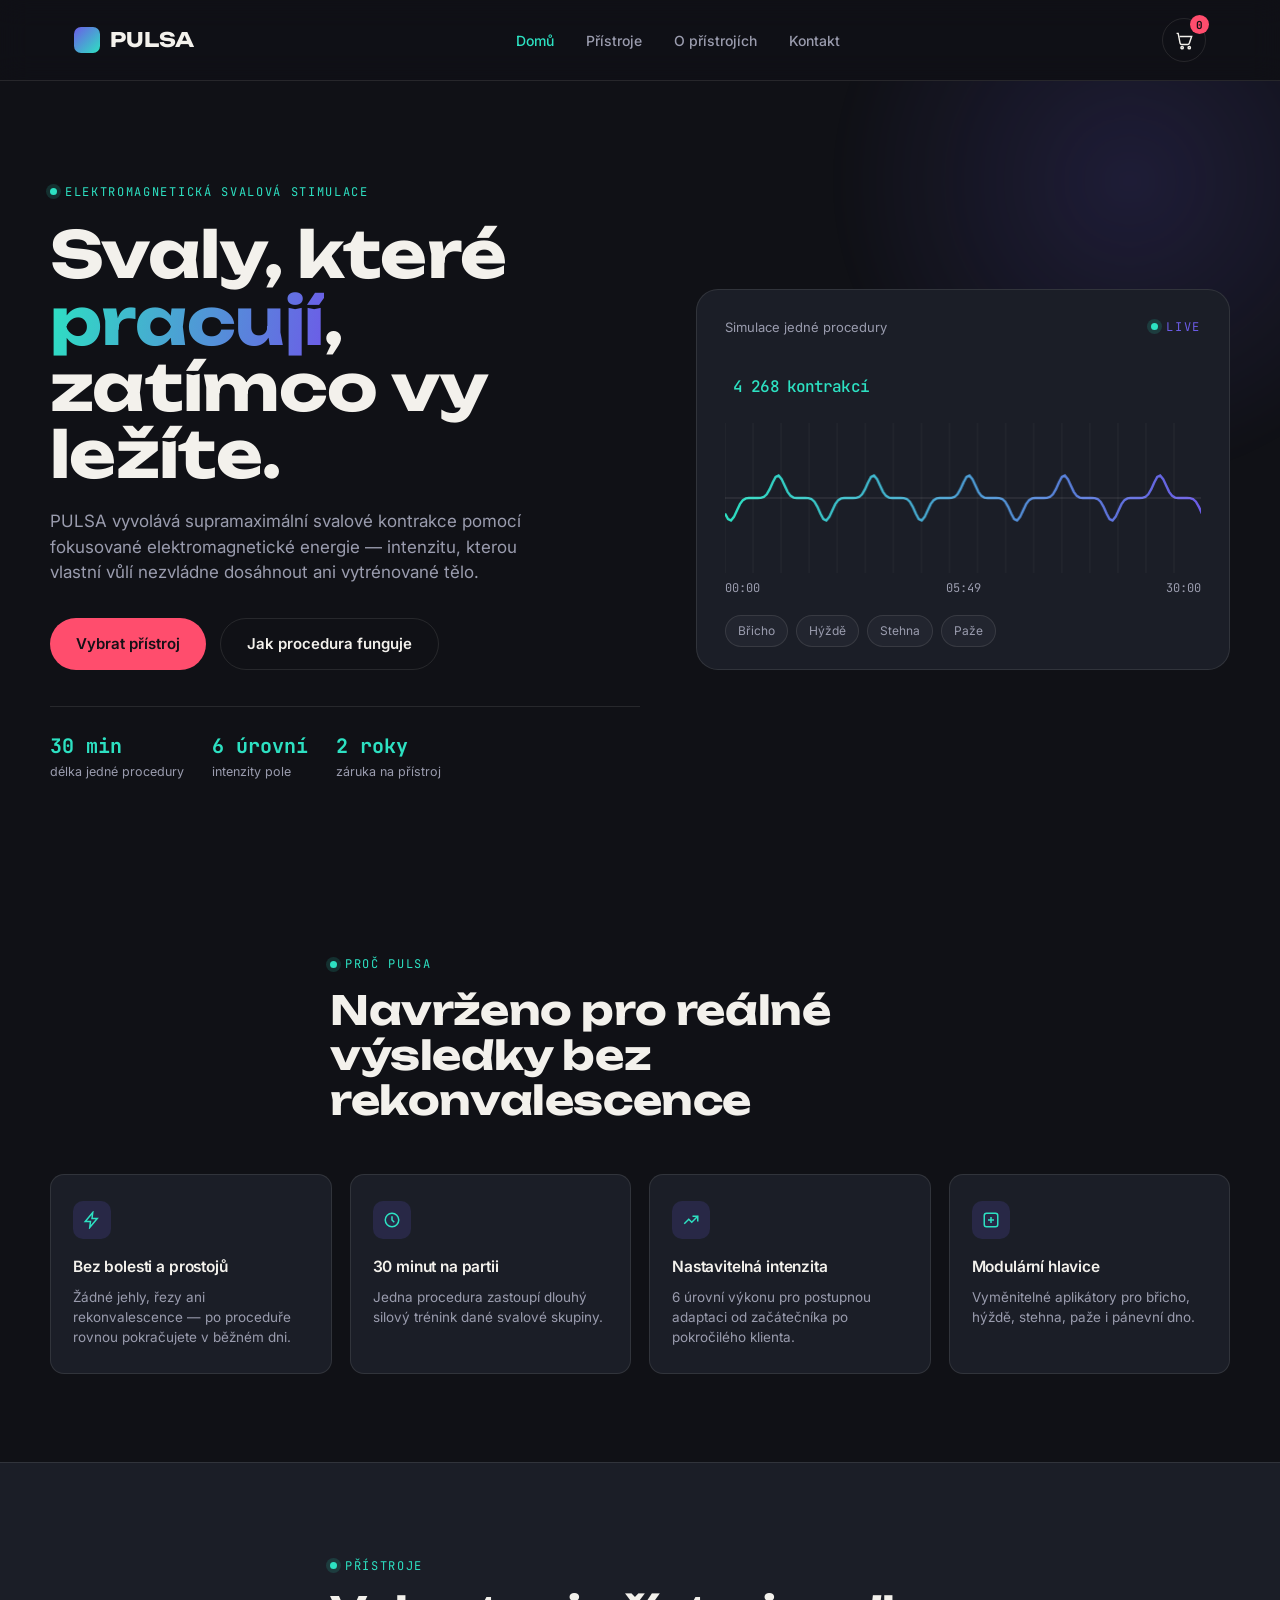
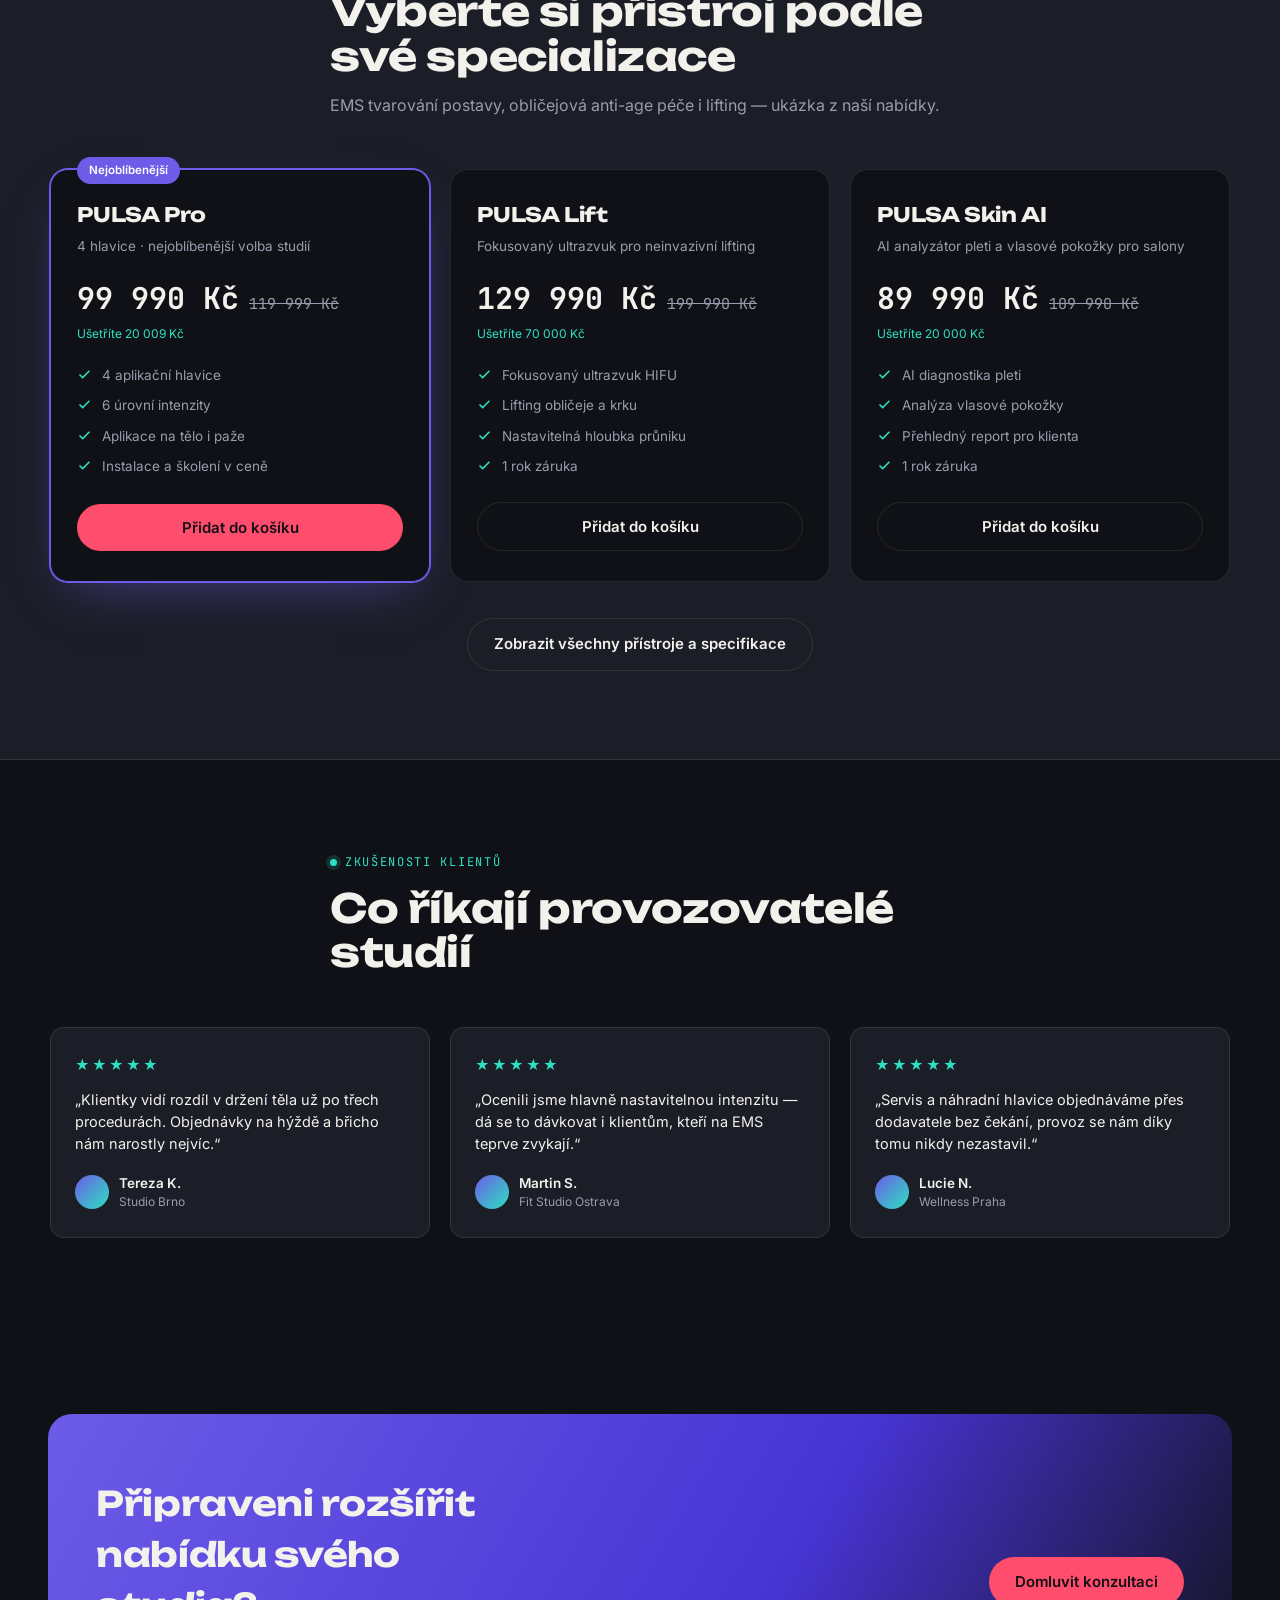
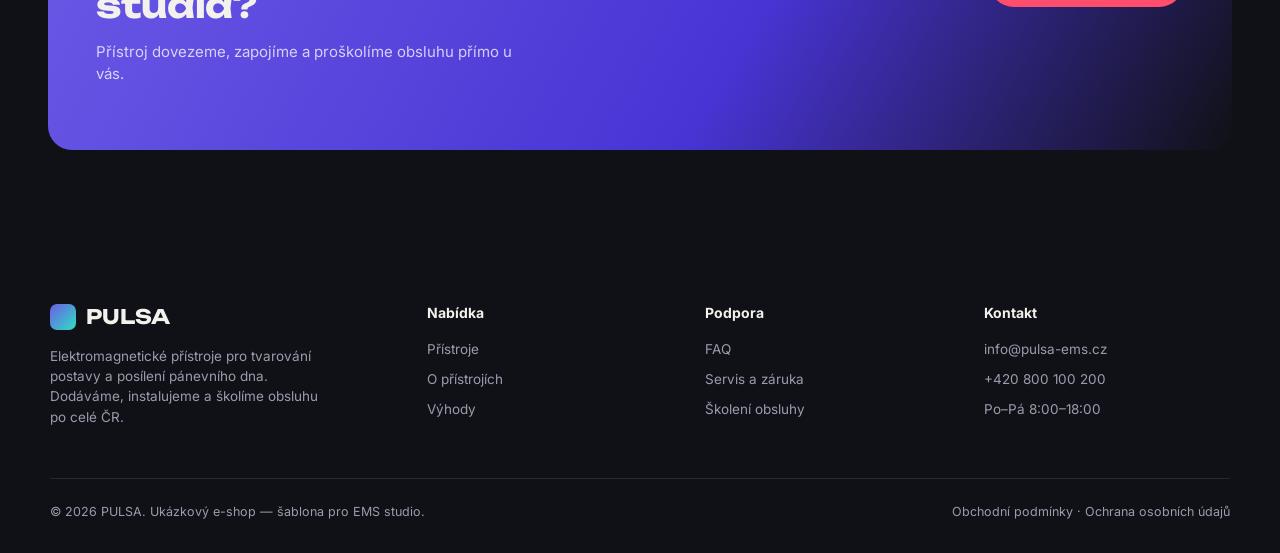
<file: pulsa-cf/index.html>
<!DOCTYPE html>
<html lang="cs">
<head>
<meta charset="UTF-8">
<meta name="viewport" content="width=device-width, initial-scale=1.0">
<title>PULSA — Elektromagnetická svalová stimulace</title>
<link rel="preconnect" href="https://fonts.googleapis.com">
<link href="https://fonts.googleapis.com/css2?family=Unbounded:wght@400;600;700;900&family=Inter:wght@400;500;600;700&family=JetBrains+Mono:wght@400;500;700&display=swap" rel="stylesheet">
<link rel="stylesheet" href="assets/styles.css">
</head>
<body>

<header>
  <nav class="nav">
    <a href="index.html" class="logo"><span class="logo-mark"></span>PULSA</a>
    <div class="nav-links">
      <a href="index.html" class="active">Domů</a>
      <a href="produkty.html">Přístroje</a>
      <a href="o-pristrojich.html">O přístrojích</a>
      <a href="kontakt.html">Kontakt</a>
    </div>
    <div class="nav-right">
      <button class="cart-btn" id="cartToggle" aria-label="Otevřít košík">
        <svg width="19" height="19" viewBox="0 0 24 24" fill="none" stroke="currentColor" stroke-width="1.8"><circle cx="9" cy="21" r="1.5"/><circle cx="18" cy="21" r="1.5"/><path d="M2 3h2l2.4 12.4a2 2 0 0 0 2 1.6h7.7a2 2 0 0 0 2-1.6L21 7H6"/></svg>
        <span class="cart-count" id="cartCount">0</span>
      </button>
      <button class="nav-toggle" id="navToggle" aria-label="Menu">
        <svg width="18" height="18" viewBox="0 0 24 24" fill="none" stroke="currentColor" stroke-width="2"><path d="M3 6h18M3 12h18M3 18h18"/></svg>
      </button>
    </div>
  </nav>
  <div class="mobile-menu" id="mobileMenu">
    <a href="index.html" class="active">Domů</a>
    <a href="produkty.html">Přístroje</a>
    <a href="o-pristrojich.html">O přístrojích</a>
    <a href="kontakt.html">Kontakt</a>
  </div>
</header>

<section class="hero">
  <div class="hero-glow"></div>
  <div class="hero-inner">
    <div>
      <span class="eyebrow">Elektromagnetická svalová stimulace</span>
      <h1>Svaly, které <em>pracují</em>, zatímco vy ležíte.</h1>
      <p class="lead">PULSA vyvolává supramaximální svalové kontrakce pomocí fokusované elektromagnetické energie — intenzitu, kterou vlastní vůlí nezvládne dosáhnout ani vytrénované tělo.</p>
      <div class="hero-ctas">
        <a href="produkty.html" class="btn btn-primary">Vybrat přístroj</a>
        <a href="o-pristrojich.html" class="btn btn-ghost">Jak procedura funguje</a>
      </div>
      <div class="hero-trust">
        <div class="trust-item"><span class="num mono">30 min</span><span class="lbl">délka jedné procedury</span></div>
        <div class="trust-item"><span class="num mono">6&nbsp;úrovní</span><span class="lbl">intenzity pole</span></div>
        <div class="trust-item"><span class="num mono">2 roky</span><span class="lbl">záruka na přístroj</span></div>
      </div>
    </div>

    <div class="pulse-card">
      <div class="pulse-card-top">
        <span class="label">Simulace jedné procedury</span>
        <span class="eyebrow" style="color:var(--violet)">live</span>
      </div>
      <div class="pulse-counter"><span id="counterVal">0</span><span>kontrakcí</span></div>
      <canvas id="waveform" height="150"></canvas>
      <div class="pulse-legend"><span>00:00</span><span id="timeVal">00:00</span><span>30:00</span></div>
      <div class="pulse-tags">
        <span class="pulse-tag">Břicho</span>
        <span class="pulse-tag">Hýždě</span>
        <span class="pulse-tag">Stehna</span>
        <span class="pulse-tag">Paže</span>
      </div>
    </div>
  </div>
</section>

<section id="benefits">
  <div class="section-head container" style="padding:0;">
    <span class="eyebrow">Proč PULSA</span>
    <h2>Navrženo pro reálné výsledky bez rekonvalescence</h2>
  </div>
  <div class="container" style="padding:0;">
    <div class="benefits-grid">
      <div class="benefit">
        <div class="icon"><svg width="18" height="18" viewBox="0 0 24 24" fill="none" stroke="currentColor" stroke-width="2"><path d="M13 2 3 14h7l-1 8 10-12h-7z"/></svg></div>
        <h3>Bez bolesti a prostojů</h3>
        <p>Žádné jehly, řezy ani rekonvalescence — po proceduře rovnou pokračujete v běžném dni.</p>
      </div>
      <div class="benefit">
        <div class="icon"><svg width="18" height="18" viewBox="0 0 24 24" fill="none" stroke="currentColor" stroke-width="2"><circle cx="12" cy="12" r="9"/><path d="M12 7v5l3 3"/></svg></div>
        <h3>30 minut na partii</h3>
        <p>Jedna procedura zastoupí dlouhý silový trénink dané svalové skupiny.</p>
      </div>
      <div class="benefit">
        <div class="icon"><svg width="18" height="18" viewBox="0 0 24 24" fill="none" stroke="currentColor" stroke-width="2"><path d="M3 17l6-6 4 4 8-8"/><path d="M14 7h7v7"/></svg></div>
        <h3>Nastavitelná intenzita</h3>
        <p>6 úrovní výkonu pro postupnou adaptaci od začátečníka po pokročilého klienta.</p>
      </div>
      <div class="benefit">
        <div class="icon"><svg width="18" height="18" viewBox="0 0 24 24" fill="none" stroke="currentColor" stroke-width="2"><rect x="3" y="3" width="18" height="18" rx="3"/><path d="M8 12h8M12 8v8"/></svg></div>
        <h3>Modulární hlavice</h3>
        <p>Vyměnitelné aplikátory pro břicho, hýždě, stehna, paže i pánevní dno.</p>
      </div>
    </div>
  </div>
</section>

<section id="products" class="products">
      <div class="section-head container" style="padding:0;">
          <span class="eyebrow">Přístroje</span>
          <h2>Vyberte si přístroj podle své specializace</h2>
        <p>EMS tvarování postavy, obličejová anti-age péče i lifting — ukázka z naší nabídky.</p>
      </div>
  <div class="container" style="padding:0;">
    <div class="products-grid" id="productsGrid"></div>
    <div style="text-align:center; margin-top:36px;">
      <a href="produkty.html" class="btn btn-ghost">Zobrazit všechny přístroje a specifikace</a>
    </div>
  </div>
</section>

<section id="testimonials">
  <div class="section-head container" style="padding:0;">
    <span class="eyebrow">Zkušenosti klientů</span>
    <h2>Co říkají provozovatelé studií</h2>
  </div>
  <div class="container" style="padding:0;">
    <div class="testi-grid">
      <div class="testi">
        <div class="stars">★★★★★</div>
        <p>„Klientky vidí rozdíl v držení těla už po třech procedurách. Objednávky na hýždě a břicho nám narostly nejvíc.“</p>
        <div class="who"><span class="avatar"></span><div><div class="who-name">Tereza K.</div><div class="who-loc">Studio Brno</div></div></div>
      </div>
      <div class="testi">
        <div class="stars">★★★★★</div>
        <p>„Ocenili jsme hlavně nastavitelnou intenzitu — dá se to dávkovat i klientům, kteří na EMS teprve zvykají.“</p>
        <div class="who"><span class="avatar"></span><div><div class="who-name">Martin S.</div><div class="who-loc">Fit Studio Ostrava</div></div></div>
      </div>
      <div class="testi">
        <div class="stars">★★★★★</div>
        <p>„Servis a náhradní hlavice objednáváme přes dodavatele bez čekání, provoz se nám díky tomu nikdy nezastavil.“</p>
        <div class="who"><span class="avatar"></span><div><div class="who-name">Lucie N.</div><div class="who-loc">Wellness Praha</div></div></div>
      </div>
    </div>
  </div>
</section>

<section>
  <div class="cta-band">
    <div>
      <h2>Připraveni rozšířit nabídku svého studia?</h2>
      <p>Přístroj dovezeme, zapojíme a proškolíme obsluhu přímo u vás.</p>
    </div>
    <a href="kontakt.html" class="btn btn-primary">Domluvit konzultaci</a>
  </div>
</section>

<footer>
  <div class="footer-grid">
    <div>
      <div class="logo" style="margin-bottom:14px;"><span class="logo-mark"></span>PULSA</div>
      <p style="font-size:13.5px; color:var(--text-muted); max-width:280px;">Elektromagnetické přístroje pro tvarování postavy a posílení pánevního dna. Dodáváme, instalujeme a školíme obsluhu po celé ČR.</p>
    </div>
    <div>
      <h4>Nabídka</h4>
      <ul><li><a href="produkty.html">Přístroje</a></li><li><a href="o-pristrojich.html">O přístrojích</a></li><li><a href="index.html#benefits">Výhody</a></li></ul>
    </div>
    <div>
      <h4>Podpora</h4>
      <ul><li><a href="o-pristrojich.html#faq">FAQ</a></li><li><a href="kontakt.html">Servis a záruka</a></li><li><a href="kontakt.html">Školení obsluhy</a></li></ul>
    </div>
    <div>
      <h4>Kontakt</h4>
      <ul><li>info@pulsa-ems.cz</li><li>+420 800 100 200</li><li>Po–Pá 8:00–18:00</li></ul>
    </div>
  </div>
  <div class="footer-bottom">
    <span>© 2026 PULSA. Ukázkový e-shop — šablona pro EMS studio.</span>
    <span>Obchodní podmínky · Ochrana osobních údajů</span>
  </div>
</footer>

<div class="overlay" id="overlay"></div>
<aside class="drawer" id="drawer" aria-label="Košík">
  <div class="drawer-head">
    <h3>Košík</h3>
    <button class="drawer-close" id="drawerClose" aria-label="Zavřít košík">✕</button>
  </div>
  <div class="drawer-body" id="drawerBody"></div>
  <div class="drawer-foot" id="drawerFoot" style="display:none;">
    <div class="subtotal-row"><span>Mezisoučet</span><span class="amt mono" id="subtotalAmt">0 Kč</span></div>
    <button class="btn btn-primary btn-block" id="checkoutBtn">Pokračovat k objednávce</button>
    <div class="note-banner">Demo košík ukládá data jen do paměti stránky — po obnovení nebo přechodu na jinou stránku se vynuluje.</div>
  </div>
</aside>

<div class="modal" id="checkoutModal">
  <div class="modal-backdrop" id="modalBackdrop"></div>
  <div class="modal-box" id="modalBox"></div>
</div>

<script src="assets/store.js"></script>
<script>
  // render home product cards (from shared PRODUCTS data)
  const grid = document.getElementById('productsGrid');
    grid.innerHTML = PRODUCTS.filter(p => ['pro','lift','skinai'].includes(p.id)).map(p => `
    <div class="plan ${p.featured ? 'featured' : ''}">
      ${p.featured ? '<span class="plan-badge">Nejoblíbenější</span>' : ''}
      <h3>${p.name}</h3>
      <div class="desc">${p.desc}</div>
      <div class="price-row">
        <span class="price mono">${fmtCZK(p.price)}</span>
        ${p.oldPrice ? `<span class="old-price mono">${fmtCZK(p.oldPrice)}</span>` : ''}
      </div>
      ${p.oldPrice ? `<div class="save">Ušetříte ${fmtCZK(p.oldPrice - p.price)}</div>` : '<div style="height:22px"></div>'}
      <ul>${p.features.slice(0,4).map(f => `<li><svg width="15" height="15" viewBox="0 0 24 24" fill="none" stroke="currentColor" stroke-width="2.4"><path d="M4 12l5 5 11-11"/></svg>${f}</li>`).join('')}</ul>
      <button class="btn ${p.featured ? 'btn-primary' : 'btn-ghost'} btn-block" data-add="${p.id}">Přidat do košíku</button>
    </div>
  `).join('');

  /* hero waveform animation */
  const canvas = document.getElementById('waveform');
  const ctx = canvas.getContext('2d');
  const counterEl = document.getElementById('counterVal');
  const timeEl = document.getElementById('timeVal');
  const reduceMotion = window.matchMedia('(prefers-reduced-motion: reduce)').matches;

  function resizeCanvas(){
    const rect = canvas.getBoundingClientRect();
    canvas.width = rect.width * devicePixelRatio;
    canvas.height = rect.height * devicePixelRatio;
    ctx.scale(devicePixelRatio, devicePixelRatio);
  }
  resizeCanvas();
  window.addEventListener('resize', () => { ctx.setTransform(1,0,0,1,0,0); resizeCanvas(); });

  let t = 0;
  const totalContractions = 22000;
  const durationMs = reduceMotion ? 1 : 9000;
  const startTime = performance.now();

  function drawFrame(w, h, intensity){
    ctx.clearRect(0, 0, w, h);
    ctx.strokeStyle = 'rgba(243,241,236,0.06)';
    ctx.lineWidth = 1;
    for(let gx = 0; gx < w; gx += 28){ ctx.beginPath(); ctx.moveTo(gx, 0); ctx.lineTo(gx, h); ctx.stroke(); }
    const grad = ctx.createLinearGradient(0, 0, w, 0);
    grad.addColorStop(0, '#2DE1C2'); grad.addColorStop(1, '#6C5CE7');
    ctx.strokeStyle = grad; ctx.lineWidth = 2.4;
    ctx.beginPath();
    const points = 160;
    for(let i = 0; i <= points; i++){
      const x = (i / points) * w;
      const phase = (i / points) * Math.PI * 10 + t;
      const spike = Math.pow(Math.abs(Math.sin(phase)), 6) * Math.sign(Math.sin(phase));
      const y = h/2 - spike * (h * 0.38) * intensity;
      if(i === 0) ctx.moveTo(x, y); else ctx.lineTo(x, y);
    }
    ctx.stroke();
    ctx.strokeStyle = 'rgba(243,241,236,0.14)'; ctx.lineWidth = 1;
    ctx.beginPath(); ctx.moveTo(0, h/2); ctx.lineTo(w, h/2); ctx.stroke();
    t += 0.045;
  }

  function draw(now){
    const elapsed = Math.min((now - startTime) / durationMs, 1);
    const w = canvas.getBoundingClientRect().width;
    const h = canvas.getBoundingClientRect().height;
    drawFrame(w, h, 0.25 + elapsed * 0.75);
    counterEl.textContent = Math.round(elapsed * totalContractions).toLocaleString('cs-CZ');
    const secs = Math.round(elapsed * 30 * 60);
    timeEl.textContent = String(Math.floor(secs/60)).padStart(2,'0') + ':' + String(secs%60).padStart(2,'0');
    if(elapsed < 1){ requestAnimationFrame(draw); } else { requestAnimationFrame(loopIdle); }
  }
  function loopIdle(){
    const w = canvas.getBoundingClientRect().width;
    const h = canvas.getBoundingClientRect().height;
    drawFrame(w, h, 1);
    requestAnimationFrame(loopIdle);
  }
  if(reduceMotion){
    counterEl.textContent = totalContractions.toLocaleString('cs-CZ');
    timeEl.textContent = '30:00';
    requestAnimationFrame(loopIdle);
  } else {
    requestAnimationFrame(draw);
  }
</script>
</body>
</html>
</file>
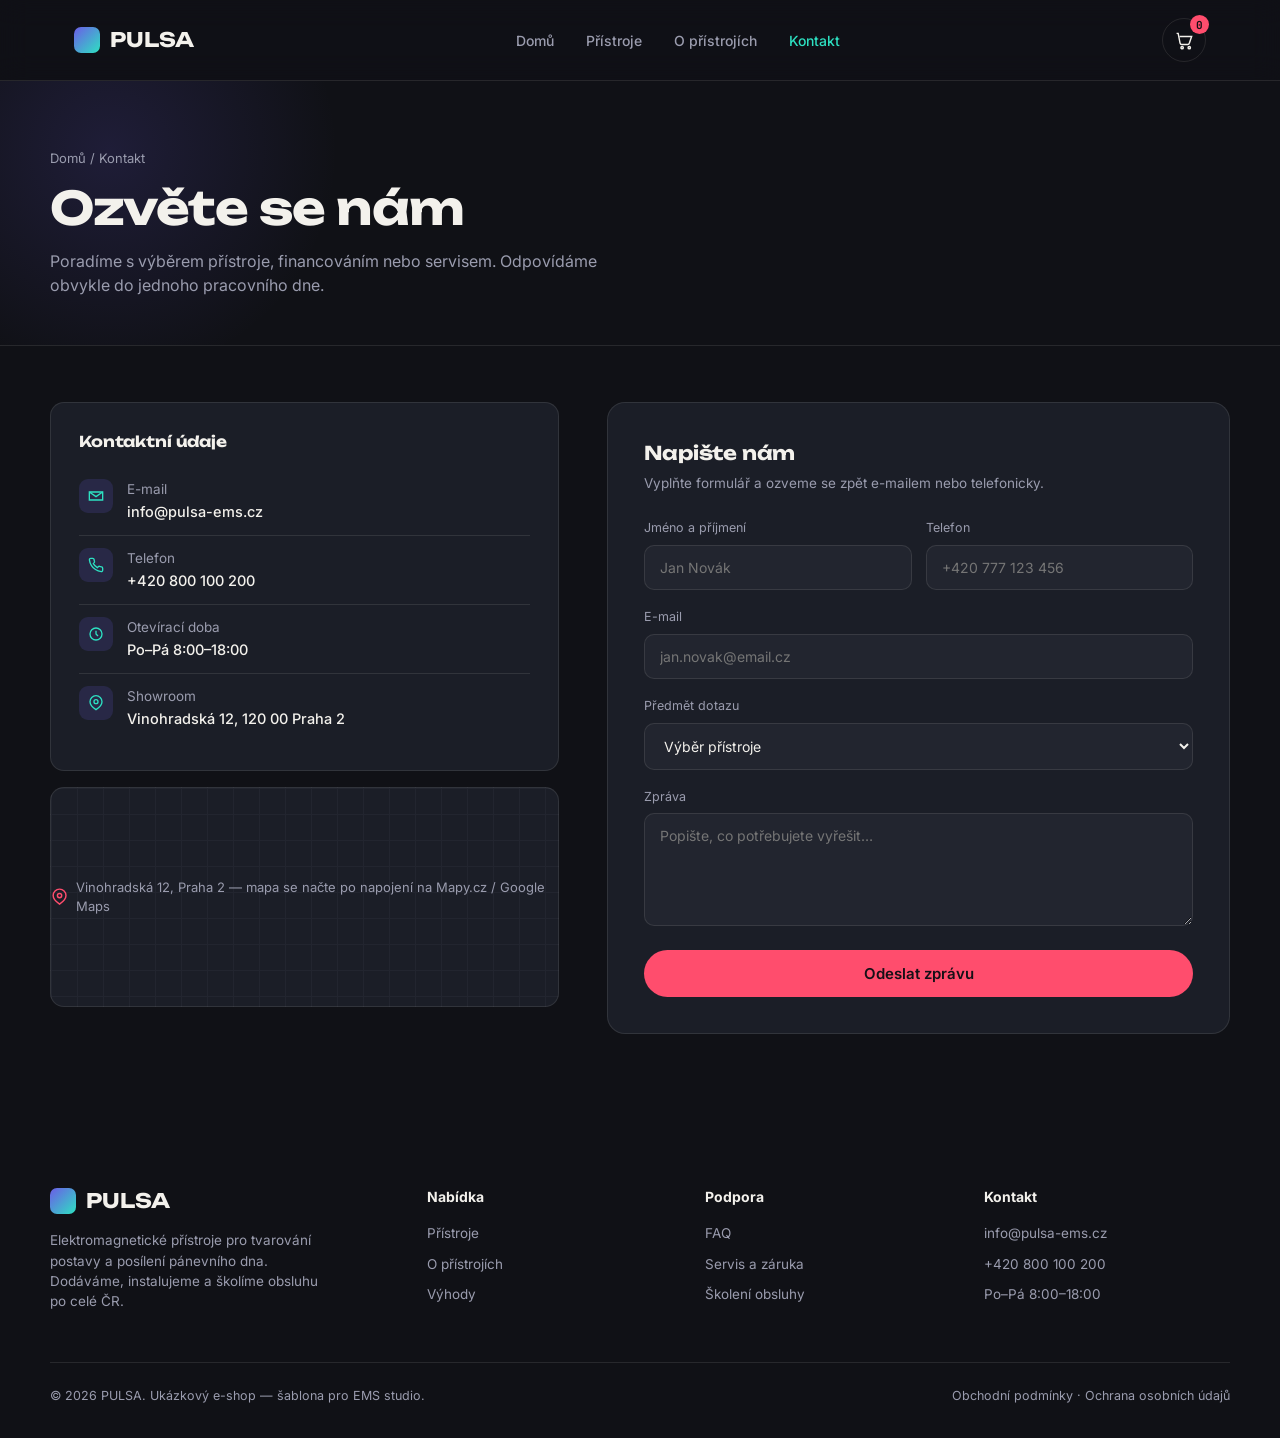
<file: pulsa-cf/kontakt.html>
<!DOCTYPE html>
  <html lang="cs">
  <head>
  <meta charset="UTF-8">
  <meta name="viewport" content="width=device-width, initial-scale=1.0">
  <title>Kontakt — PULSA</title>
  <link rel="preconnect" href="https://fonts.googleapis.com">
  <link href="https://fonts.googleapis.com/css2?family=Unbounded:wght@400;600;700;900&family=Inter:wght@400;500;600;700&family=JetBrains+Mono:wght@400;500;700&display=swap" rel="stylesheet">
  <link rel="stylesheet" href="assets/styles.css">
  </head>
  <body>

  <header>
    <nav class="nav">
      <a href="index.html" class="logo"><span class="logo-mark"></span>PULSA</a>
      <div class="nav-links">
        <a href="index.html">Domů</a>
        <a href="produkty.html">Přístroje</a>
        <a href="o-pristrojich.html">O přístrojích</a>
        <a href="kontakt.html" class="active">Kontakt</a>
      </div>
      <div class="nav-right">
        <button class="cart-btn" id="cartToggle" aria-label="Otevřít košík">
          <svg width="19" height="19" viewBox="0 0 24 24" fill="none" stroke="currentColor" stroke-width="1.8"><circle cx="9" cy="21" r="1.5"/><circle cx="18" cy="21" r="1.5"/><path d="M2 3h2l2.4 12.4a2 2 0 0 0 2 1.6h7.7a2 2 0 0 0 2-1.6L21 7H6"/></svg>
          <span class="cart-count" id="cartCount">0</span>
        </button>
        <button class="nav-toggle" id="navToggle" aria-label="Menu">
          <svg width="18" height="18" viewBox="0 0 24 24" fill="none" stroke="currentColor" stroke-width="2"><path d="M3 6h18M3 12h18M3 18h18"/></svg>
        </button>
      </div>
    </nav>
    <div class="mobile-menu" id="mobileMenu">
      <a href="index.html">Domů</a>
      <a href="produkty.html">Přístroje</a>
      <a href="o-pristrojich.html">O přístrojích</a>
      <a href="kontakt.html" class="active">Kontakt</a>
    </div>
  </header>

  <section class="page-hero">
    <div class="page-hero-glow"></div>
    <div class="container" style="padding:0; position:relative;">
      <span class="breadcrumb"><a href="index.html">Domů</a> / Kontakt</span>
      <h1>Ozvěte se nám</h1>
    <p class="lead">Poradíme s výběrem přístroje, financováním nebo servisem. Odpovídáme obvykle do jednoho pracovního dne.</p>
    </div>
  </section>

  <section style="padding-top:56px;">
    <div class="container" style="padding:0;">
      <div class="contact-grid">
        <div>
          <div class="contact-card">
            <h3>Kontaktní údaje</h3>
            <div class="contact-row">
              <div class="ic"><svg width="16" height="16" viewBox="0 0 24 24" fill="none" stroke="currentColor" stroke-width="2"><path d="M4 4h16v16H4z" opacity="0"/><path d="M22 6 12 13 2 6"/><path d="M2 6h20v12H2z"/></svg></div>
              <div><div class="t">E-mail</div><div class="v">info@pulsa-ems.cz</div></div>
            </div>
            <div class="contact-row">
              <div class="ic"><svg width="16" height="16" viewBox="0 0 24 24" fill="none" stroke="currentColor" stroke-width="2"><path d="M22 16.9v3a2 2 0 0 1-2.2 2 19.8 19.8 0 0 1-8.6-3.1 19.5 19.5 0 0 1-6-6A19.8 19.8 0 0 1 2.1 4.2 2 2 0 0 1 4.1 2h3a2 2 0 0 1 2 1.7c.1.9.3 1.8.6 2.7a2 2 0 0 1-.4 2.1L8 9.9a16 16 0 0 0 6 6l1.4-1.4a2 2 0 0 1 2.1-.4c.9.3 1.8.5 2.7.6a2 2 0 0 1 1.8 2Z"/></svg></div>
              <div><div class="t">Telefon</div><div class="v">+420 800 100 200</div></div>
            </div>
            <div class="contact-row">
              <div class="ic"><svg width="16" height="16" viewBox="0 0 24 24" fill="none" stroke="currentColor" stroke-width="2"><circle cx="12" cy="12" r="9"/><path d="M12 7v5l3 3"/></svg></div>
              <div><div class="t">Otevírací doba</div><div class="v">Po–Pá 8:00–18:00</div></div>
            </div>
            <div class="contact-row">
              <div class="ic"><svg width="16" height="16" viewBox="0 0 24 24" fill="none" stroke="currentColor" stroke-width="2"><path d="M21 10c0 6-9 12-9 12s-9-6-9-12a9 9 0 0 1 18 0Z"/><circle cx="12" cy="10" r="3"/></svg></div>
              <div><div class="t">Showroom</div><div class="v">Vinohradská 12, 120 00 Praha 2</div></div>
            </div>
          </div>

          <div class="map-placeholder">
            <svg width="18" height="18" viewBox="0 0 24 24" fill="none" stroke="currentColor" stroke-width="2"><path d="M21 10c0 6-9 12-9 12s-9-6-9-12a9 9 0 0 1 18 0Z"/><circle cx="12" cy="10" r="3"/></svg>
            Vinohradská 12, Praha 2 — mapa se načte po napojení na Mapy.cz / Google Maps
        </div>
        </div>

        <div class="form-card">
          <h3 style="font-size:19px; margin-bottom:6px;">Napište nám</h3>
          <p style="font-size:13.5px; color:var(--text-muted); margin-bottom:26px;">Vyplňte formulář a ozveme se zpět e-mailem nebo telefonicky.</p>

        <form id="contactForm">
          <div class="field-row">
            <div class="field"><label>Jméno a příjmení</label><input required type="text" id="cfName" placeholder="Jan Novák"></div>
              <div class="field"><label>Telefon</label><input type="tel" id="cfPhone" placeholder="+420 777 123 456"></div>
            </div>
            <div class="field"><label>E-mail</label><input required type="email" id="cfEmail" placeholder="jan.novak@email.cz"></div>
            <div class="field">
              <label>Předmět dotazu</label>
            <select id="cfSubject">
              <option>Výběr přístroje</option>
              <option>Servis a záruka</option>
              <option>Financování / leasing</option>
              <option>Školení obsluhy</option>
              <option>Jiné</option>
            </select>
            </div>
            <div class="field"><label>Zpráva</label><textarea rows="5" id="cfMessage" placeholder="Popište, co potřebujete vyřešit…"></textarea></div>
            <button type="submit" class="btn btn-primary btn-block" id="cfSubmitBtn">Odeslat zprávu</button>
            <div id="cfError" style="display:none; color:var(--coral); font-size:12.5px; margin-top:10px;"></div>
          </form>

          <div class="form-success" id="formSuccess">
            <div class="check"><svg width="26" height="26" viewBox="0 0 24 24" fill="none" stroke="currentColor" stroke-width="2.4"><path d="M4 12l5 5 11-11"/></svg></div>
            <h3 style="margin-bottom:8px;">Zpráva odeslána</h3>
            <p style="font-size:14px; color:var(--text-muted);">Děkujeme, ozveme se vám co nejdříve zpět.</p>
        </div>
      </div>
      </div>
    </div>
  </section>

  <footer>
    <div class="footer-grid">
      <div>
        <div class="logo" style="margin-bottom:14px;"><span class="logo-mark"></span>PULSA</div>
        <p style="font-size:13.5px; color:var(--text-muted); max-width:280px;">Elektromagnetické přístroje pro tvarování postavy a posílení pánevního dna. Dodáváme, instalujeme a školíme obsluhu po celé ČR.</p>
      </div>
      <div>
        <h4>Nabídka</h4>
        <ul><li><a href="produkty.html">Přístroje</a></li><li><a href="o-pristrojich.html">O přístrojích</a></li><li><a href="index.html#benefits">Výhody</a></li></ul>
      </div>
      <div>
        <h4>Podpora</h4>
        <ul><li><a href="o-pristrojich.html#faq">FAQ</a></li><li><a href="kontakt.html">Servis a záruka</a></li><li><a href="kontakt.html">Školení obsluhy</a></li></ul>
    </div>
    <div>
      <h4>Kontakt</h4>
      <ul><li>info@pulsa-ems.cz</li><li>+420 800 100 200</li><li>Po–Pá 8:00–18:00</li></ul>
      </div>
    </div>
    <div class="footer-bottom">
      <span>© 2026 PULSA. Ukázkový e-shop — šablona pro EMS studio.</span>
      <span>Obchodní podmínky · Ochrana osobních údajů</span>
  </div>
</footer>

  <div class="overlay" id="overlay"></div>
  <aside class="drawer" id="drawer" aria-label="Košík">
    <div class="drawer-head">
      <h3>Košík</h3>
      <button class="drawer-close" id="drawerClose" aria-label="Zavřít košík">✕</button>
    </div>
    <div class="drawer-body" id="drawerBody"></div>
    <div class="drawer-foot" id="drawerFoot" style="display:none;">
      <div class="subtotal-row"><span>Mezisoučet</span><span class="amt mono" id="subtotalAmt">0 Kč</span></div>
      <button class="btn btn-primary btn-block" id="checkoutBtn">Pokračovat k objednávce</button>
    <div class="note-banner">Demo košík ukládá data jen do paměti stránky — po obnovení nebo přechodu na jinou stránku se vynuluje.</div>
    </div>
  </aside>

  <div class="modal" id="checkoutModal">
    <div class="modal-backdrop" id="modalBackdrop"></div>
    <div class="modal-box" id="modalBox"></div>
  </div>

  <script src="assets/store.js"></script>
  <script>
    document.getElementById('contactForm').addEventListener('submit', async (e) => {
      e.preventDefault();
    const submitBtn = document.getElementById('cfSubmitBtn');
    const errorBox = document.getElementById('cfError');
    errorBox.style.display = 'none';
    submitBtn.disabled = true;
    submitBtn.textContent = 'Odesílám…';

    const payload = {
            access_key: 'f50b6e53-5ebd-45e7-9f5d-071c29bbf917',
                    subject: 'Nová zpráva z webu PULSA — ' + document.getElementById('cfSubject').value,
                    name: document.getElementById('cfName').value,
                    email: document.getElementById('cfEmail').value,
                    phone: document.getElementById('cfPhone').value,
                    predmet: document.getElementById('cfSubject').value,
                    zprava: document.getElementById('cfMessage').value
              };

    try {
      const res = await fetch('https://api.web3forms.com/submit', {
                method: 'POST',
                headers: { 'Content-Type': 'application/json', Accept: 'application/json' },
                body: JSON.stringify(payload)
        });
      const data = await res.json();
      if (!data.success) throw new Error(data.message || 'Odeslání se nezdařilo.');
      document.getElementById('contactForm').style.display = 'none';
      document.getElementById('formSuccess').classList.add('active');
} catch (err) {
      errorBox.textContent = 'Zprávu se nepodařilo odeslat. Zkuste to prosím znovu, nebo nám napište přímo na info@pulsa-ems.cz.';
      errorBox.style.display = 'block';
      submitBtn.disabled = false;
      submitBtn.textContent = 'Odeslat zprávu';
}
});
</script>
</body>
</html>
</html>
</file>
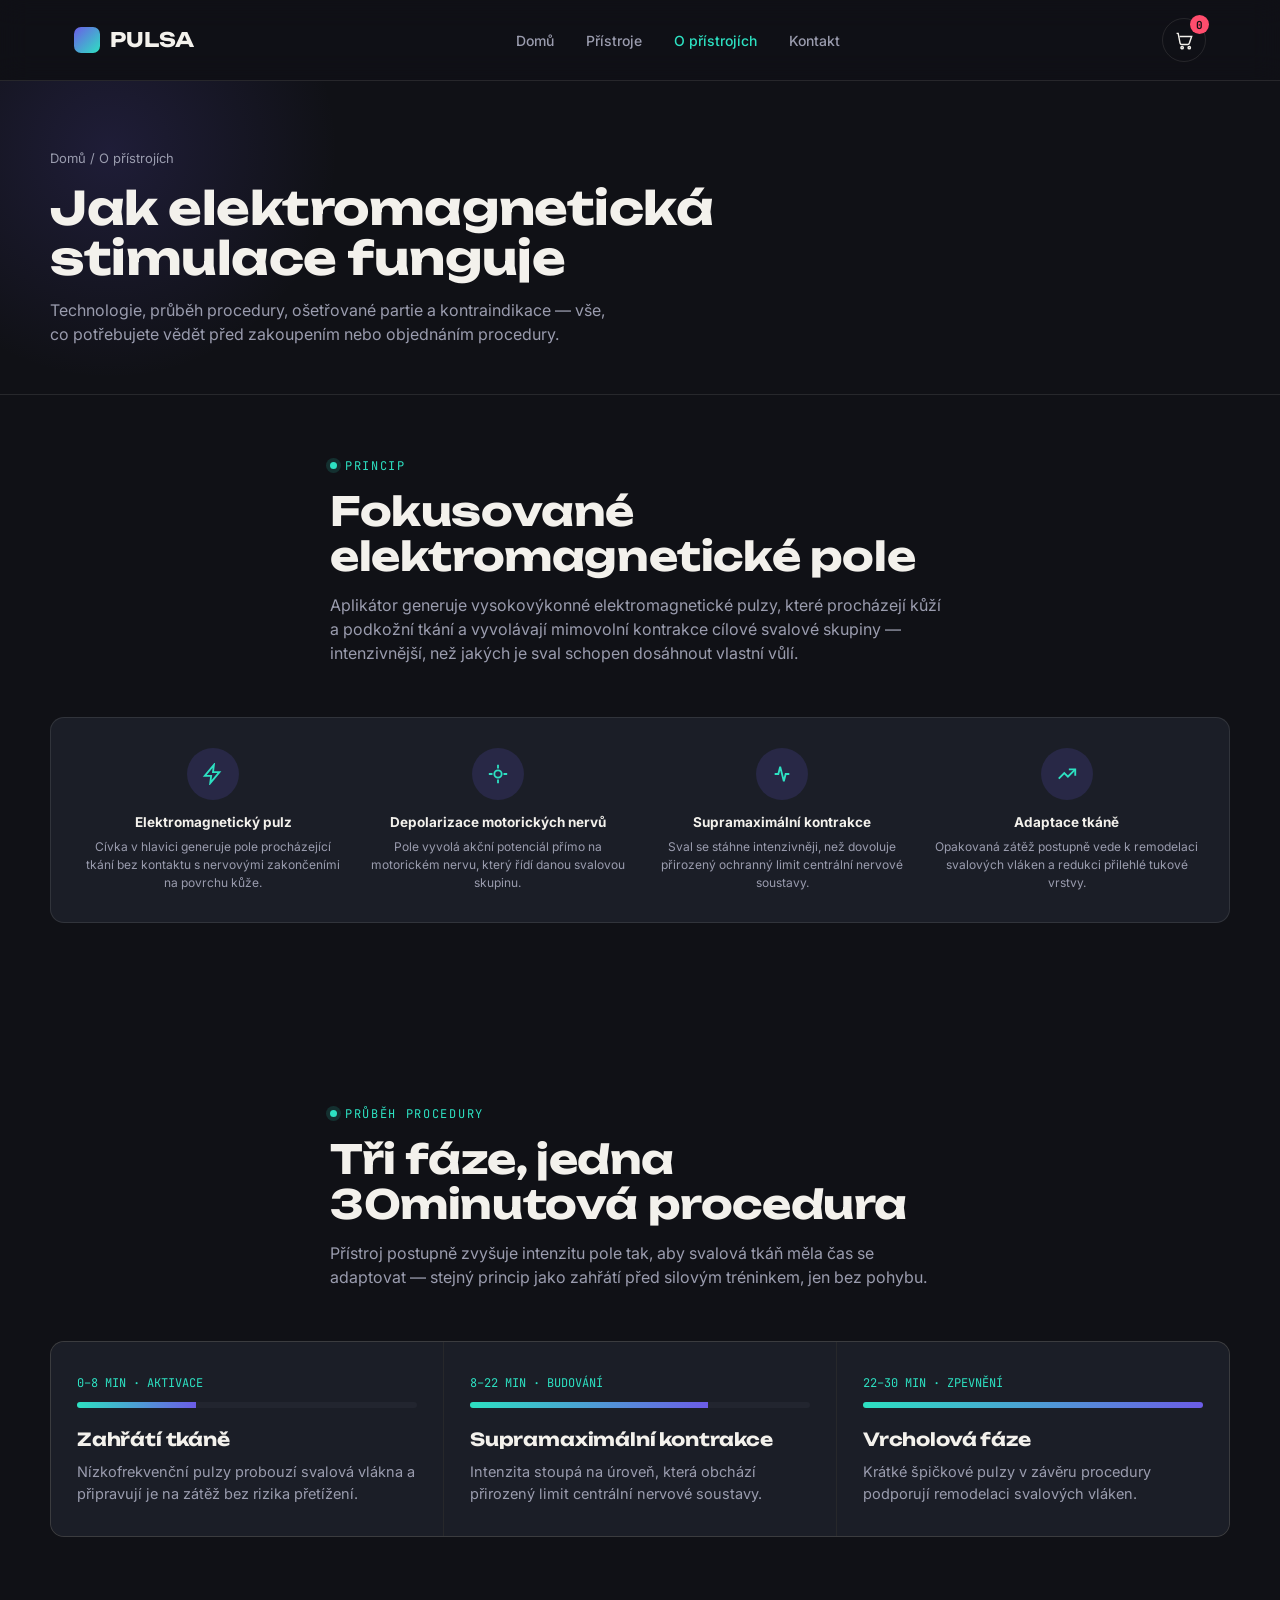
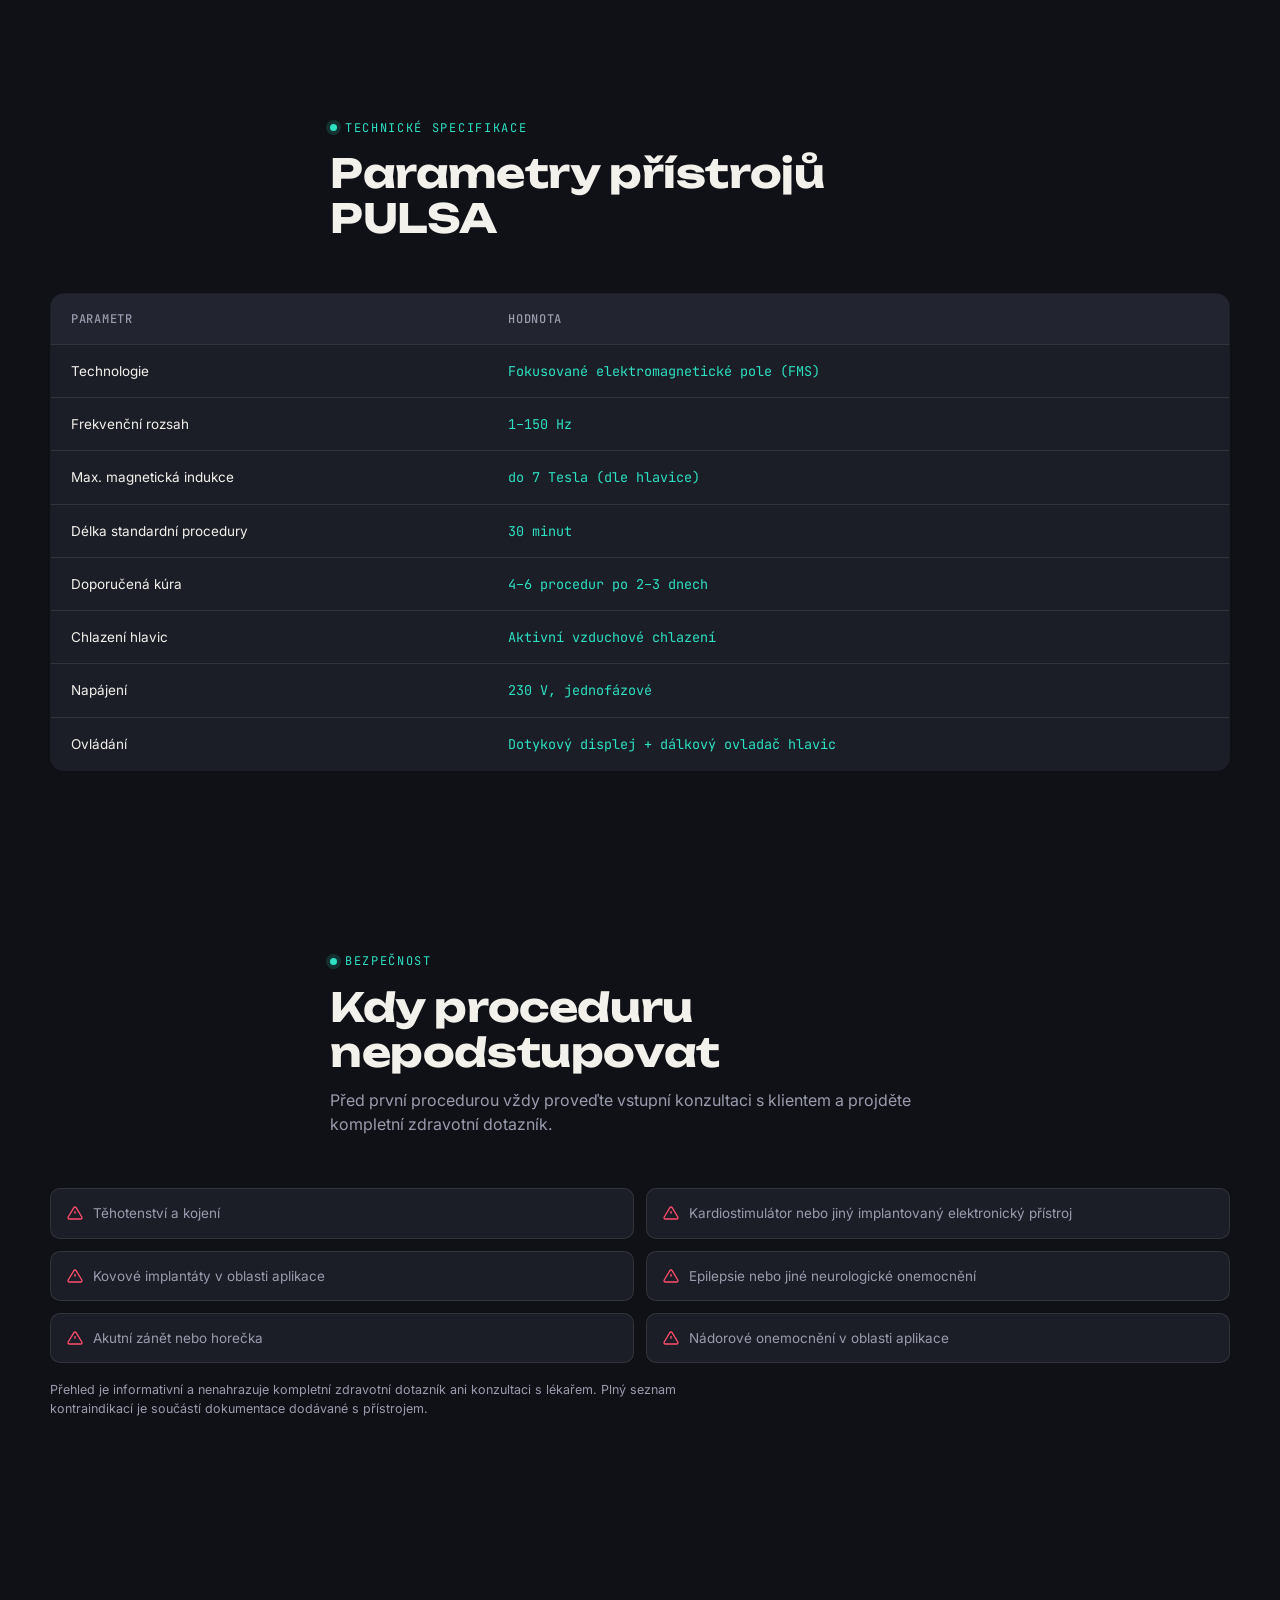
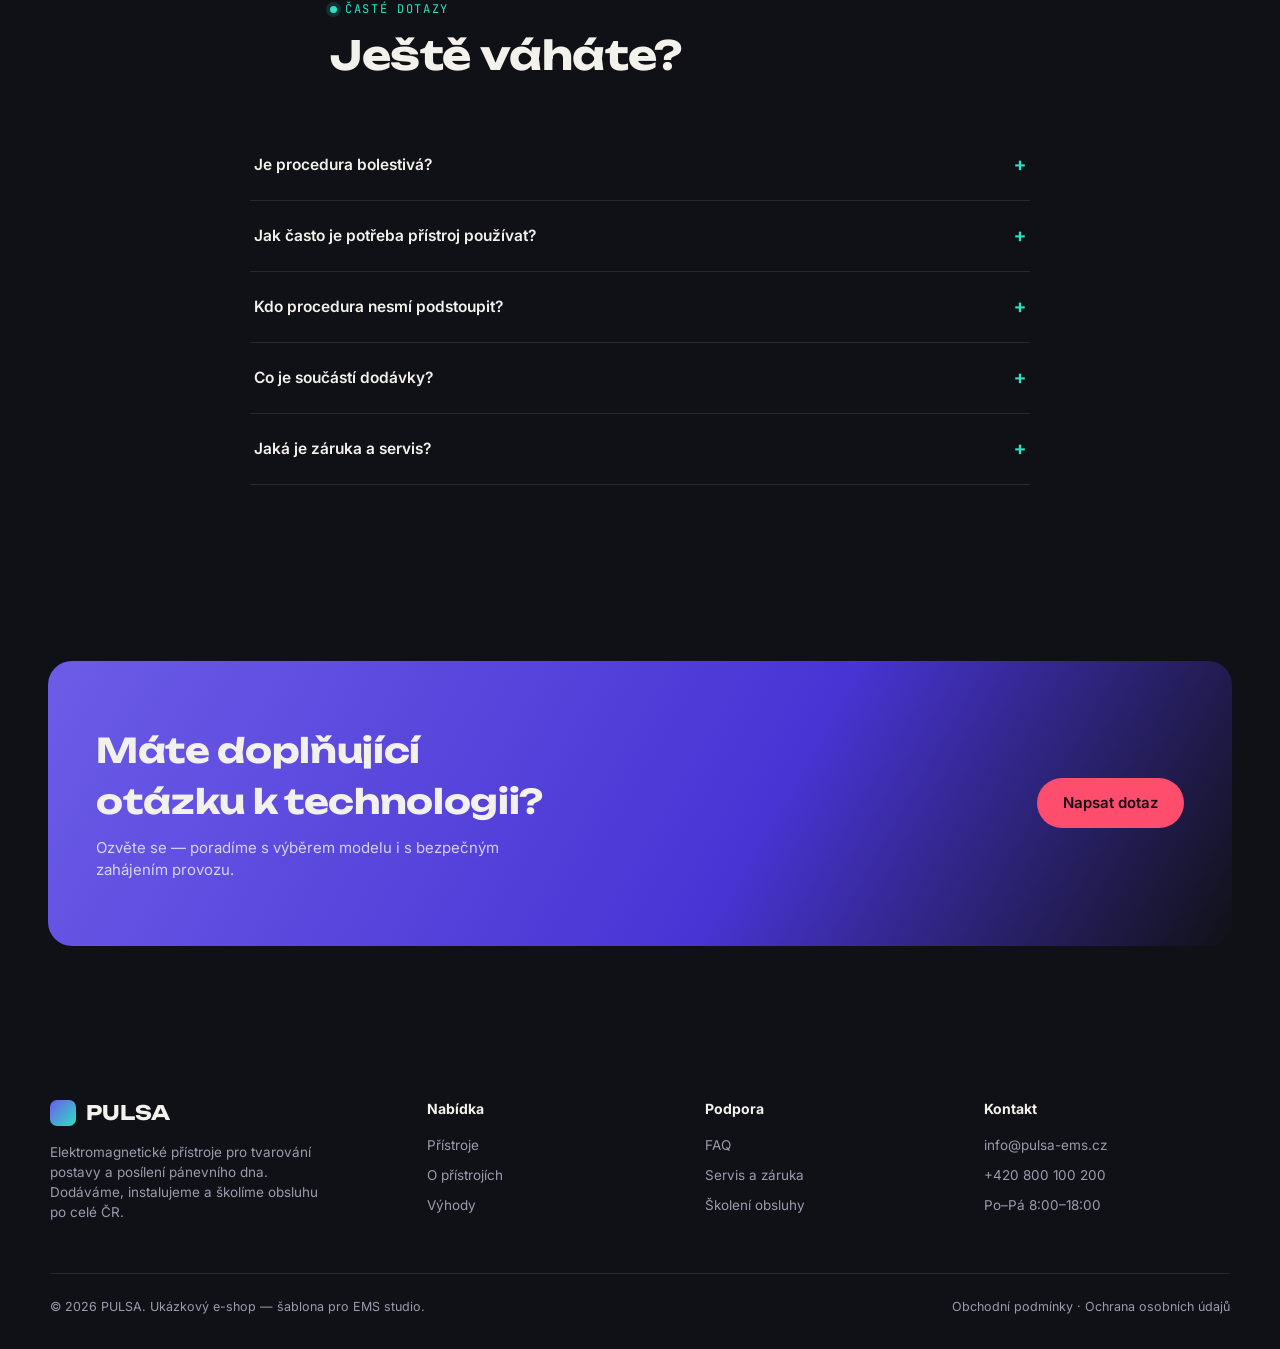
<file: pulsa-cf/o-pristrojich.html>
<!DOCTYPE html>
<html lang="cs">
<head>
<meta charset="UTF-8">
<meta name="viewport" content="width=device-width, initial-scale=1.0">
<title>O přístrojích — PULSA</title>
<link rel="preconnect" href="https://fonts.googleapis.com">
<link href="https://fonts.googleapis.com/css2?family=Unbounded:wght@400;600;700;900&family=Inter:wght@400;500;600;700&family=JetBrains+Mono:wght@400;500;700&display=swap" rel="stylesheet">
<link rel="stylesheet" href="assets/styles.css">
</head>
<body>

<header>
  <nav class="nav">
    <a href="index.html" class="logo"><span class="logo-mark"></span>PULSA</a>
    <div class="nav-links">
      <a href="index.html">Domů</a>
      <a href="produkty.html">Přístroje</a>
      <a href="o-pristrojich.html" class="active">O přístrojích</a>
      <a href="kontakt.html">Kontakt</a>
    </div>
    <div class="nav-right">
      <button class="cart-btn" id="cartToggle" aria-label="Otevřít košík">
        <svg width="19" height="19" viewBox="0 0 24 24" fill="none" stroke="currentColor" stroke-width="1.8"><circle cx="9" cy="21" r="1.5"/><circle cx="18" cy="21" r="1.5"/><path d="M2 3h2l2.4 12.4a2 2 0 0 0 2 1.6h7.7a2 2 0 0 0 2-1.6L21 7H6"/></svg>
        <span class="cart-count" id="cartCount">0</span>
      </button>
      <button class="nav-toggle" id="navToggle" aria-label="Menu">
        <svg width="18" height="18" viewBox="0 0 24 24" fill="none" stroke="currentColor" stroke-width="2"><path d="M3 6h18M3 12h18M3 18h18"/></svg>
      </button>
    </div>
  </nav>
  <div class="mobile-menu" id="mobileMenu">
    <a href="index.html">Domů</a>
    <a href="produkty.html">Přístroje</a>
    <a href="o-pristrojich.html" class="active">O přístrojích</a>
    <a href="kontakt.html">Kontakt</a>
  </div>
</header>

<section class="page-hero">
  <div class="page-hero-glow"></div>
  <div class="container" style="padding:0; position:relative;">
    <span class="breadcrumb"><a href="index.html">Domů</a> / O přístrojích</span>
    <h1>Jak elektromagnetická stimulace funguje</h1>
    <p class="lead">Technologie, průběh procedury, ošetřované partie a kontraindikace — vše, co potřebujete vědět před zakoupením nebo objednáním procedury.</p>
  </div>
</section>

<section style="padding-top:56px;">
  <div class="section-head container" style="padding:0;">
    <span class="eyebrow">Princip</span>
    <h2>Fokusované elektromagnetické pole</h2>
    <p>Aplikátor generuje vysokovýkonné elektromagnetické pulzy, které procházejí kůží a podkožní tkání a vyvolávají mimovolní kontrakce cílové svalové skupiny — intenzivnější, než jakých je sval schopen dosáhnout vlastní vůlí.</p>
  </div>
  <div class="container" style="padding:0;">
    <div class="diagram">
      <div class="diagram-item">
        <div class="diagram-icon"><svg width="22" height="22" viewBox="0 0 24 24" fill="none" stroke="currentColor" stroke-width="2"><path d="M13 2 3 14h7l-1 8 10-12h-7z"/></svg></div>
        <h4>Elektromagnetický pulz</h4>
        <p>Cívka v hlavici generuje pole procházející tkání bez kontaktu s nervovými zakončeními na povrchu kůže.</p>
      </div>
      <div class="diagram-item">
        <div class="diagram-icon"><svg width="22" height="22" viewBox="0 0 24 24" fill="none" stroke="currentColor" stroke-width="2"><circle cx="12" cy="12" r="4"/><path d="M12 2v4M12 18v4M2 12h4M18 12h4"/></svg></div>
        <h4>Depolarizace motorických nervů</h4>
        <p>Pole vyvolá akční potenciál přímo na motorickém nervu, který řídí danou svalovou skupinu.</p>
      </div>
      <div class="diagram-item">
        <div class="diagram-icon"><svg width="22" height="22" viewBox="0 0 24 24" fill="none" stroke="currentColor" stroke-width="2"><path d="M4 12h4l2-8 4 16 2-8h4"/></svg></div>
        <h4>Supramaximální kontrakce</h4>
        <p>Sval se stáhne intenzivněji, než dovoluje přirozený ochranný limit centrální nervové soustavy.</p>
      </div>
      <div class="diagram-item">
        <div class="diagram-icon"><svg width="22" height="22" viewBox="0 0 24 24" fill="none" stroke="currentColor" stroke-width="2"><path d="M3 17l6-6 4 4 8-8"/><path d="M14 7h7v7"/></svg></div>
        <h4>Adaptace tkáně</h4>
        <p>Opakovaná zátěž postupně vede k remodelaci svalových vláken a redukci přilehlé tukové vrstvy.</p>
      </div>
    </div>
  </div>
</section>

<section id="how">
  <div class="section-head container" style="padding:0;">
    <span class="eyebrow">Průběh procedury</span>
    <h2>Tři fáze, jedna 30minutová procedura</h2>
    <p>Přístroj postupně zvyšuje intenzitu pole tak, aby svalová tkáň měla čas se adaptovat — stejný princip jako zahřátí před silovým tréninkem, jen bez pohybu.</p>
  </div>
  <div class="container" style="padding:0;">
    <div class="phases">
      <div class="phase">
        <span class="freq">0–8 MIN · AKTIVACE</span>
        <div class="bar"><i style="width:35%"></i></div>
        <h3>Zahřátí tkáně</h3>
        <p>Nízkofrekvenční pulzy probouzí svalová vlákna a připravují je na zátěž bez rizika přetížení.</p>
      </div>
      <div class="phase">
        <span class="freq">8–22 MIN · BUDOVÁNÍ</span>
        <div class="bar"><i style="width:70%"></i></div>
        <h3>Supramaximální kontrakce</h3>
        <p>Intenzita stoupá na úroveň, která obchází přirozený limit centrální nervové soustavy.</p>
      </div>
      <div class="phase">
        <span class="freq">22–30 MIN · ZPEVNĚNÍ</span>
        <div class="bar"><i style="width:100%"></i></div>
        <h3>Vrcholová fáze</h3>
        <p>Krátké špičkové pulzy v závěru procedury podporují remodelaci svalových vláken.</p>
      </div>
    </div>
  </div>
</section>

<section>
  <div class="section-head container" style="padding:0;">
    <span class="eyebrow">Technické specifikace</span>
    <h2>Parametry přístrojů PULSA</h2>
  </div>
  <div class="container spec-wrap" style="padding:0;">
    <table class="spec-table">
      <thead><tr><th>Parametr</th><th>Hodnota</th></tr></thead>
      <tbody>
        <tr><td>Technologie</td><td class="val">Fokusované elektromagnetické pole (FMS)</td></tr>
        <tr><td>Frekvenční rozsah</td><td class="val">1–150 Hz</td></tr>
        <tr><td>Max. magnetická indukce</td><td class="val">do 7 Tesla (dle hlavice)</td></tr>
        <tr><td>Délka standardní procedury</td><td class="val">30 minut</td></tr>
        <tr><td>Doporučená kúra</td><td class="val">4–6 procedur po 2–3 dnech</td></tr>
        <tr><td>Chlazení hlavic</td><td class="val">Aktivní vzduchové chlazení</td></tr>
        <tr><td>Napájení</td><td class="val">230 V, jednofázové</td></tr>
        <tr><td>Ovládání</td><td class="val">Dotykový displej + dálkový ovladač hlavic</td></tr>
      </tbody>
    </table>
  </div>
</section>

<section>
  <div class="section-head container" style="padding:0;">
    <span class="eyebrow">Bezpečnost</span>
    <h2>Kdy proceduru nepodstupovat</h2>
    <p>Před první procedurou vždy proveďte vstupní konzultaci s klientem a projděte kompletní zdravotní dotazník.</p>
  </div>
  <div class="container" style="padding:0;">
    <div class="contra-list">
      <div class="contra-item"><svg width="16" height="16" viewBox="0 0 24 24" fill="none" stroke="currentColor" stroke-width="2"><path d="M12 9v4M12 17h.01M10.3 3.9 1.8 18a2 2 0 0 0 1.7 3h17a2 2 0 0 0 1.7-3L13.7 3.9a2 2 0 0 0-3.4 0Z"/></svg>Těhotenství a kojení</div>
      <div class="contra-item"><svg width="16" height="16" viewBox="0 0 24 24" fill="none" stroke="currentColor" stroke-width="2"><path d="M12 9v4M12 17h.01M10.3 3.9 1.8 18a2 2 0 0 0 1.7 3h17a2 2 0 0 0 1.7-3L13.7 3.9a2 2 0 0 0-3.4 0Z"/></svg>Kardiostimulátor nebo jiný implantovaný elektronický přístroj</div>
      <div class="contra-item"><svg width="16" height="16" viewBox="0 0 24 24" fill="none" stroke="currentColor" stroke-width="2"><path d="M12 9v4M12 17h.01M10.3 3.9 1.8 18a2 2 0 0 0 1.7 3h17a2 2 0 0 0 1.7-3L13.7 3.9a2 2 0 0 0-3.4 0Z"/></svg>Kovové implantáty v oblasti aplikace</div>
      <div class="contra-item"><svg width="16" height="16" viewBox="0 0 24 24" fill="none" stroke="currentColor" stroke-width="2"><path d="M12 9v4M12 17h.01M10.3 3.9 1.8 18a2 2 0 0 0 1.7 3h17a2 2 0 0 0 1.7-3L13.7 3.9a2 2 0 0 0-3.4 0Z"/></svg>Epilepsie nebo jiné neurologické onemocnění</div>
      <div class="contra-item"><svg width="16" height="16" viewBox="0 0 24 24" fill="none" stroke="currentColor" stroke-width="2"><path d="M12 9v4M12 17h.01M10.3 3.9 1.8 18a2 2 0 0 0 1.7 3h17a2 2 0 0 0 1.7-3L13.7 3.9a2 2 0 0 0-3.4 0Z"/></svg>Akutní zánět nebo horečka</div>
      <div class="contra-item"><svg width="16" height="16" viewBox="0 0 24 24" fill="none" stroke="currentColor" stroke-width="2"><path d="M12 9v4M12 17h.01M10.3 3.9 1.8 18a2 2 0 0 0 1.7 3h17a2 2 0 0 0 1.7-3L13.7 3.9a2 2 0 0 0-3.4 0Z"/></svg>Nádorové onemocnění v oblasti aplikace</div>
    </div>
    <p style="font-size:12.5px; color:var(--text-muted); margin-top:18px; max-width:640px;">Přehled je informativní a nenahrazuje kompletní zdravotní dotazník ani konzultaci s lékařem. Plný seznam kontraindikací je součástí dokumentace dodávané s přístrojem.</p>
  </div>
</section>

<section id="faq">
  <div class="section-head container" style="padding:0;">
    <span class="eyebrow">Časté dotazy</span>
    <h2>Ještě váháte?</h2>
  </div>
  <div class="container faq-list" style="padding:0;" id="faqList"></div>
</section>

<section>
  <div class="cta-band">
    <div>
      <h2>Máte doplňující otázku k technologii?</h2>
      <p>Ozvěte se — poradíme s výběrem modelu i s bezpečným zahájením provozu.</p>
    </div>
    <a href="kontakt.html" class="btn btn-primary">Napsat dotaz</a>
  </div>
</section>

<footer>
  <div class="footer-grid">
    <div>
      <div class="logo" style="margin-bottom:14px;"><span class="logo-mark"></span>PULSA</div>
      <p style="font-size:13.5px; color:var(--text-muted); max-width:280px;">Elektromagnetické přístroje pro tvarování postavy a posílení pánevního dna. Dodáváme, instalujeme a školíme obsluhu po celé ČR.</p>
    </div>
    <div>
      <h4>Nabídka</h4>
      <ul><li><a href="produkty.html">Přístroje</a></li><li><a href="o-pristrojich.html">O přístrojích</a></li><li><a href="index.html#benefits">Výhody</a></li></ul>
    </div>
    <div>
      <h4>Podpora</h4>
      <ul><li><a href="o-pristrojich.html#faq">FAQ</a></li><li><a href="kontakt.html">Servis a záruka</a></li><li><a href="kontakt.html">Školení obsluhy</a></li></ul>
    </div>
    <div>
      <h4>Kontakt</h4>
      <ul><li>info@pulsa-ems.cz</li><li>+420 800 100 200</li><li>Po–Pá 8:00–18:00</li></ul>
    </div>
  </div>
  <div class="footer-bottom">
    <span>© 2026 PULSA. Ukázkový e-shop — šablona pro EMS studio.</span>
    <span>Obchodní podmínky · Ochrana osobních údajů</span>
  </div>
</footer>

<div class="overlay" id="overlay"></div>
<aside class="drawer" id="drawer" aria-label="Košík">
  <div class="drawer-head">
    <h3>Košík</h3>
    <button class="drawer-close" id="drawerClose" aria-label="Zavřít košík">✕</button>
  </div>
  <div class="drawer-body" id="drawerBody"></div>
  <div class="drawer-foot" id="drawerFoot" style="display:none;">
    <div class="subtotal-row"><span>Mezisoučet</span><span class="amt mono" id="subtotalAmt">0 Kč</span></div>
    <button class="btn btn-primary btn-block" id="checkoutBtn">Pokračovat k objednávce</button>
    <div class="note-banner">Demo košík ukládá data jen do paměti stránky — po obnovení nebo přechodu na jinou stránku se vynuluje.</div>
  </div>
</aside>

<div class="modal" id="checkoutModal">
  <div class="modal-backdrop" id="modalBackdrop"></div>
  <div class="modal-box" id="modalBox"></div>
</div>

<script src="assets/store.js"></script>
<script>
  const faqs = [
    { q: 'Je procedura bolestivá?', a: 'Ne. Klienti cítí intenzivní svalové kontrakce, nikoli bolest. Intenzitu lze kdykoliv snížit pomocí ovladače.' },
    { q: 'Jak často je potřeba přístroj používat?', a: 'Doporučený cyklus je 4–6 procedur v rozestupu 2–3 dnů, dále udržovací procedura jednou měsíčně.' },
    { q: 'Kdo procedura nesmí podstoupit?', a: 'Přístroj se nepoužívá u těhotných žen, osob s kardiostimulátorem, kovovými implantáty v oblasti aplikace nebo epilepsií. Kompletní seznam kontraindikací je součástí dokumentace k přístroji.' },
    { q: 'Co je součástí dodávky?', a: 'Přístroj, zvolený počet hlavic, síťový kabel, uživatelská příručka a — u modelů Pro a Pro Max — instalace a zaškolení obsluhy na místě.' },
    { q: 'Jaká je záruka a servis?', a: 'Standardní záruka je 1–2 roky dle modelu. Náhradní díly a servisní zásahy zajišťujeme po celé ČR a SR.' }
  ];
  document.getElementById('faqList').innerHTML = faqs.map(f => `
    <div class="faq-item">
      <button class="faq-q">${f.q}<span class="plus">+</span></button>
      <div class="faq-a"><p>${f.a}</p></div>
    </div>
  `).join('');
</script>
</body>
</html>
</file>
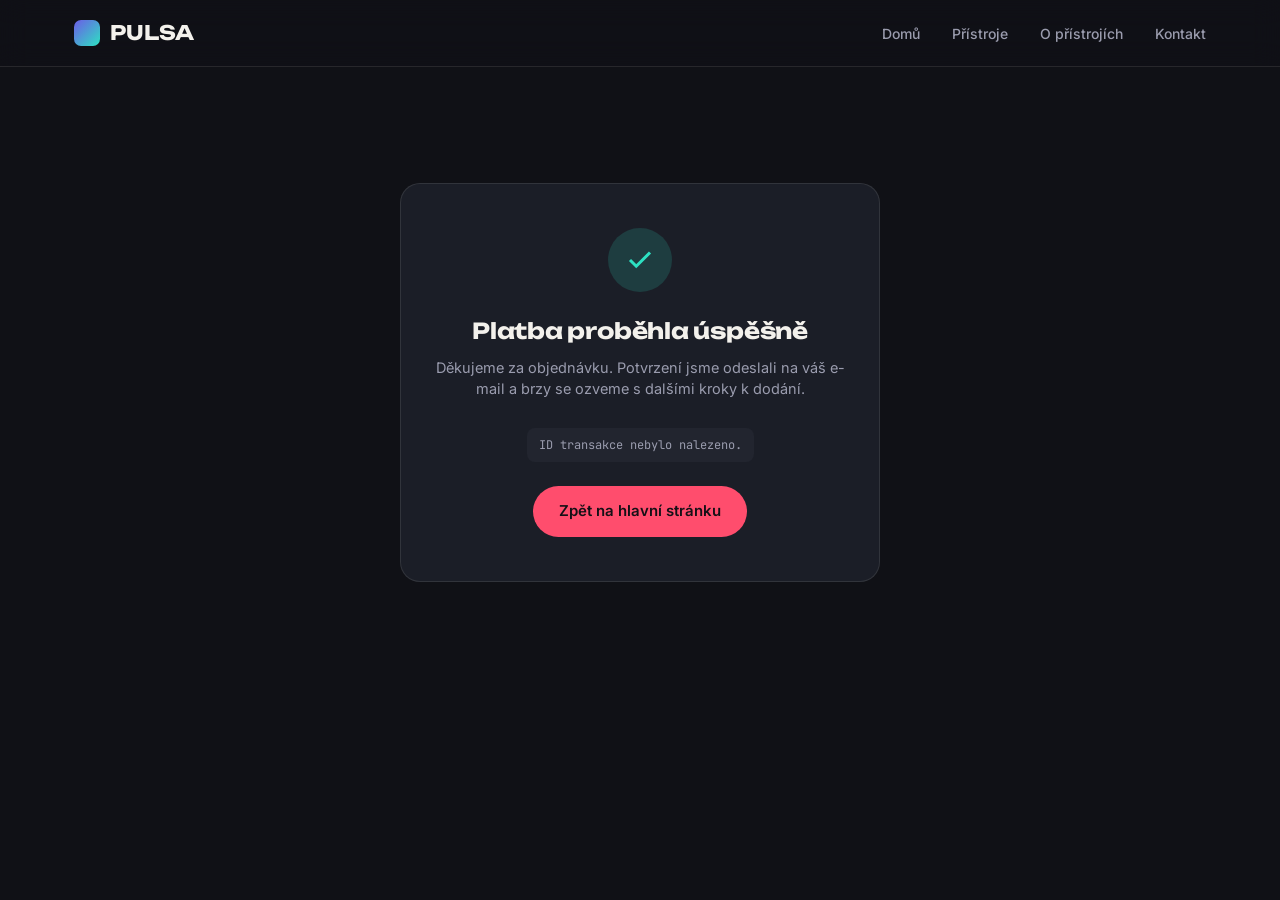
<file: pulsa-cf/objednavka-uspech.html>
<!DOCTYPE html>
<html lang="cs">
<head>
<meta charset="UTF-8">
<meta name="viewport" content="width=device-width, initial-scale=1.0">
<title>Objednávka zaplacena — PULSA</title>
<link rel="preconnect" href="https://fonts.googleapis.com">
<link href="https://fonts.googleapis.com/css2?family=Unbounded:wght@400;600;700;900&family=Inter:wght@400;500;600;700&family=JetBrains+Mono:wght@400;500;700&display=swap" rel="stylesheet">
<link rel="stylesheet" href="assets/styles.css">
<style>
  .result-wrap{ min-height:70vh; display:flex; align-items:center; justify-content:center; padding:40px 24px; }
  .result-card{ max-width:480px; width:100%; background:var(--surface); border:1px solid var(--line); border-radius:20px; padding:44px 34px; text-align:center; }
  .result-check{ width:64px; height:64px; border-radius:50%; background:rgba(45,225,194,0.16); color:var(--cyan); display:flex; align-items:center; justify-content:center; margin:0 auto 22px; }
  .result-card h1{ font-size:22px; margin-bottom:10px; }
  .result-card p{ font-size:14.5px; color:var(--text-muted); margin-bottom:28px; }
  .order-ref{ font-family:'JetBrains Mono'; font-size:12px; color:var(--text-muted); background:var(--surface-2); border-radius:8px; padding:8px 12px; display:inline-block; margin-bottom:24px; word-break:break-all; }
</style>
</head>
<body>

<header>
  <nav class="nav">
    <a href="index.html" class="logo"><span class="logo-mark"></span>PULSA</a>
    <div class="nav-links">
      <a href="index.html">Domů</a>
      <a href="produkty.html">Přístroje</a>
      <a href="o-pristrojich.html">O přístrojích</a>
      <a href="kontakt.html">Kontakt</a>
    </div>
  </nav>
</header>

<div class="result-wrap">
  <div class="result-card">
    <div class="result-check">
      <svg width="30" height="30" viewBox="0 0 24 24" fill="none" stroke="currentColor" stroke-width="2.4"><path d="M4 12l5 5 11-11"/></svg>
    </div>
    <h1>Platba proběhla úspěšně</h1>
    <p>Děkujeme za objednávku. Potvrzení jsme odeslali na váš e-mail a brzy se ozveme s dalšími kroky k dodání.</p>
    <div class="order-ref" id="sessionRef">Číslo transakce se načítá…</div>
    <div>
      <a href="index.html" class="btn btn-primary">Zpět na hlavní stránku</a>
    </div>
  </div>
</div>

<script>
  const params = new URLSearchParams(window.location.search);
  const sessionId = params.get('session_id');
  document.getElementById('sessionRef').textContent = sessionId
    ? 'ID transakce: ' + sessionId
    : 'ID transakce nebylo nalezeno.';
</script>
</body>
</html>
</file>
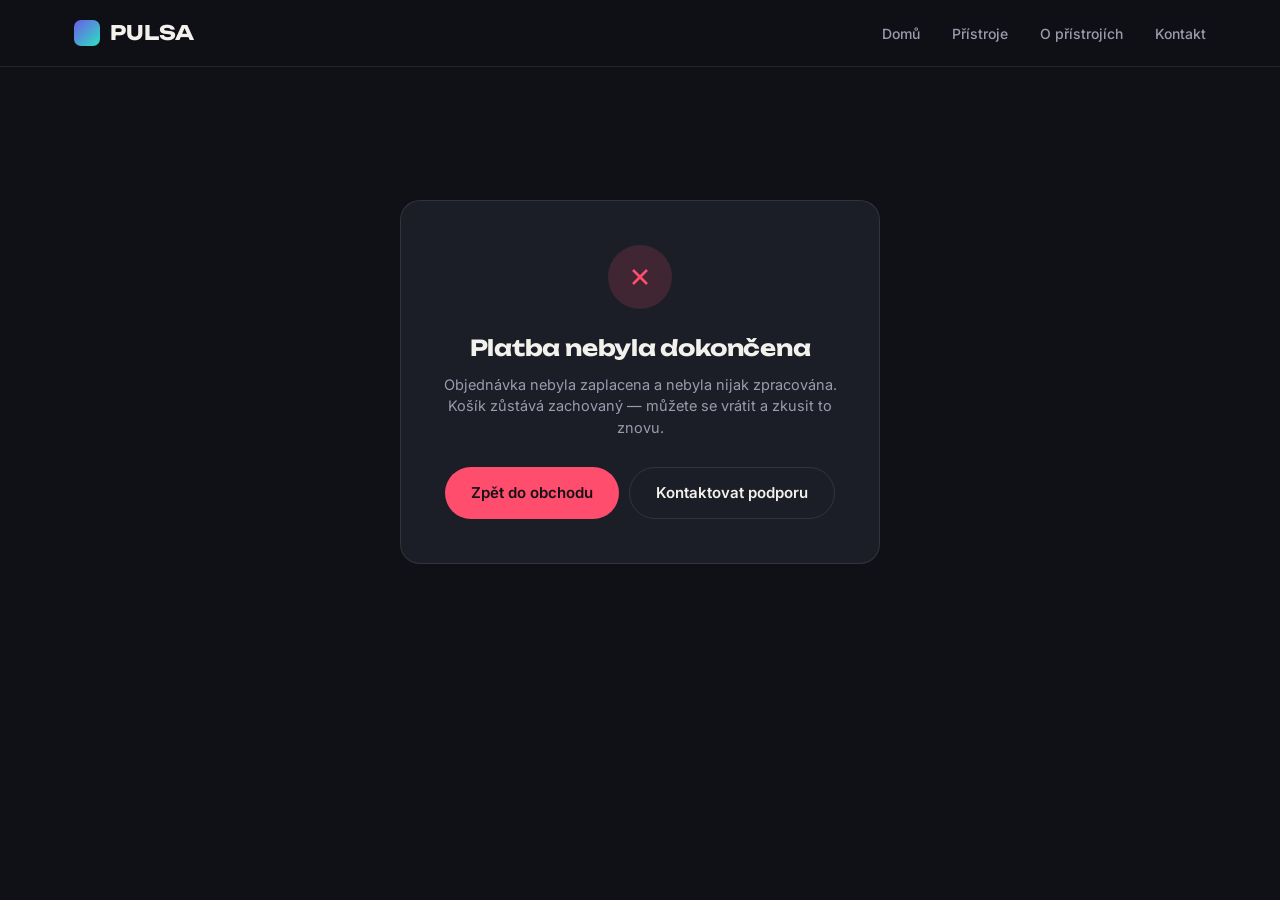
<file: pulsa-cf/objednavka-zrusena.html>
<!DOCTYPE html>
<html lang="cs">
<head>
<meta charset="UTF-8">
<meta name="viewport" content="width=device-width, initial-scale=1.0">
<title>Platba zrušena — PULSA</title>
<link rel="preconnect" href="https://fonts.googleapis.com">
<link href="https://fonts.googleapis.com/css2?family=Unbounded:wght@400;600;700;900&family=Inter:wght@400;500;600;700&family=JetBrains+Mono:wght@400;500;700&display=swap" rel="stylesheet">
<link rel="stylesheet" href="assets/styles.css">
<style>
  .result-wrap{ min-height:70vh; display:flex; align-items:center; justify-content:center; padding:40px 24px; }
  .result-card{ max-width:480px; width:100%; background:var(--surface); border:1px solid var(--line); border-radius:20px; padding:44px 34px; text-align:center; }
  .result-icon{ width:64px; height:64px; border-radius:50%; background:var(--coral-soft); color:var(--coral); display:flex; align-items:center; justify-content:center; margin:0 auto 22px; }
  .result-card h1{ font-size:22px; margin-bottom:10px; }
  .result-card p{ font-size:14.5px; color:var(--text-muted); margin-bottom:28px; }
  .btn-row-center{ display:flex; gap:10px; justify-content:center; flex-wrap:wrap; }
</style>
</head>
<body>

<header>
  <nav class="nav">
    <a href="index.html" class="logo"><span class="logo-mark"></span>PULSA</a>
    <div class="nav-links">
      <a href="index.html">Domů</a>
      <a href="produkty.html">Přístroje</a>
      <a href="o-pristrojich.html">O přístrojích</a>
      <a href="kontakt.html">Kontakt</a>
    </div>
  </nav>
</header>

<div class="result-wrap">
  <div class="result-card">
    <div class="result-icon">
      <svg width="28" height="28" viewBox="0 0 24 24" fill="none" stroke="currentColor" stroke-width="2.2"><path d="M18 6 6 18M6 6l12 12"/></svg>
    </div>
    <h1>Platba nebyla dokončena</h1>
    <p>Objednávka nebyla zaplacena a nebyla nijak zpracována. Košík zůstává zachovaný — můžete se vrátit a zkusit to znovu.</p>
    <div class="btn-row-center">
      <a href="produkty.html" class="btn btn-primary">Zpět do obchodu</a>
      <a href="kontakt.html" class="btn btn-ghost">Kontaktovat podporu</a>
    </div>
  </div>
</div>

</body>
</html>
</file>
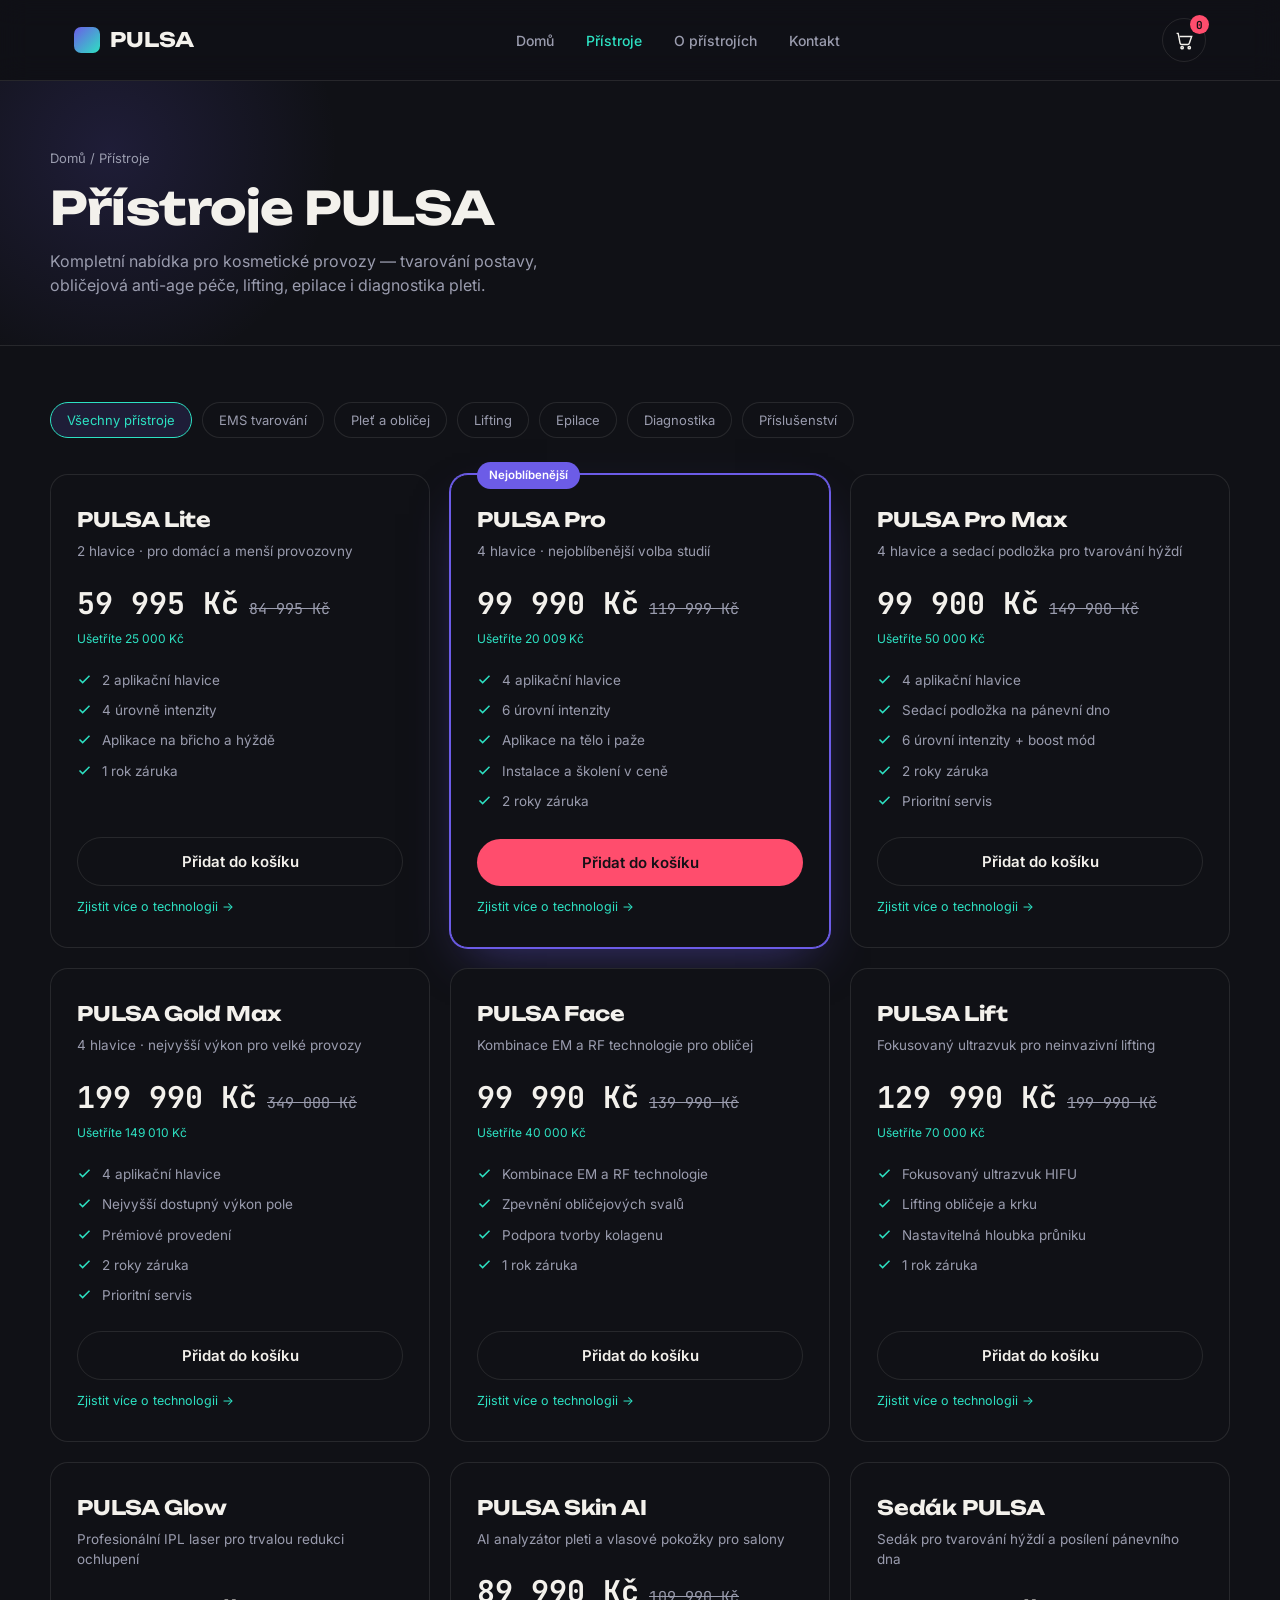
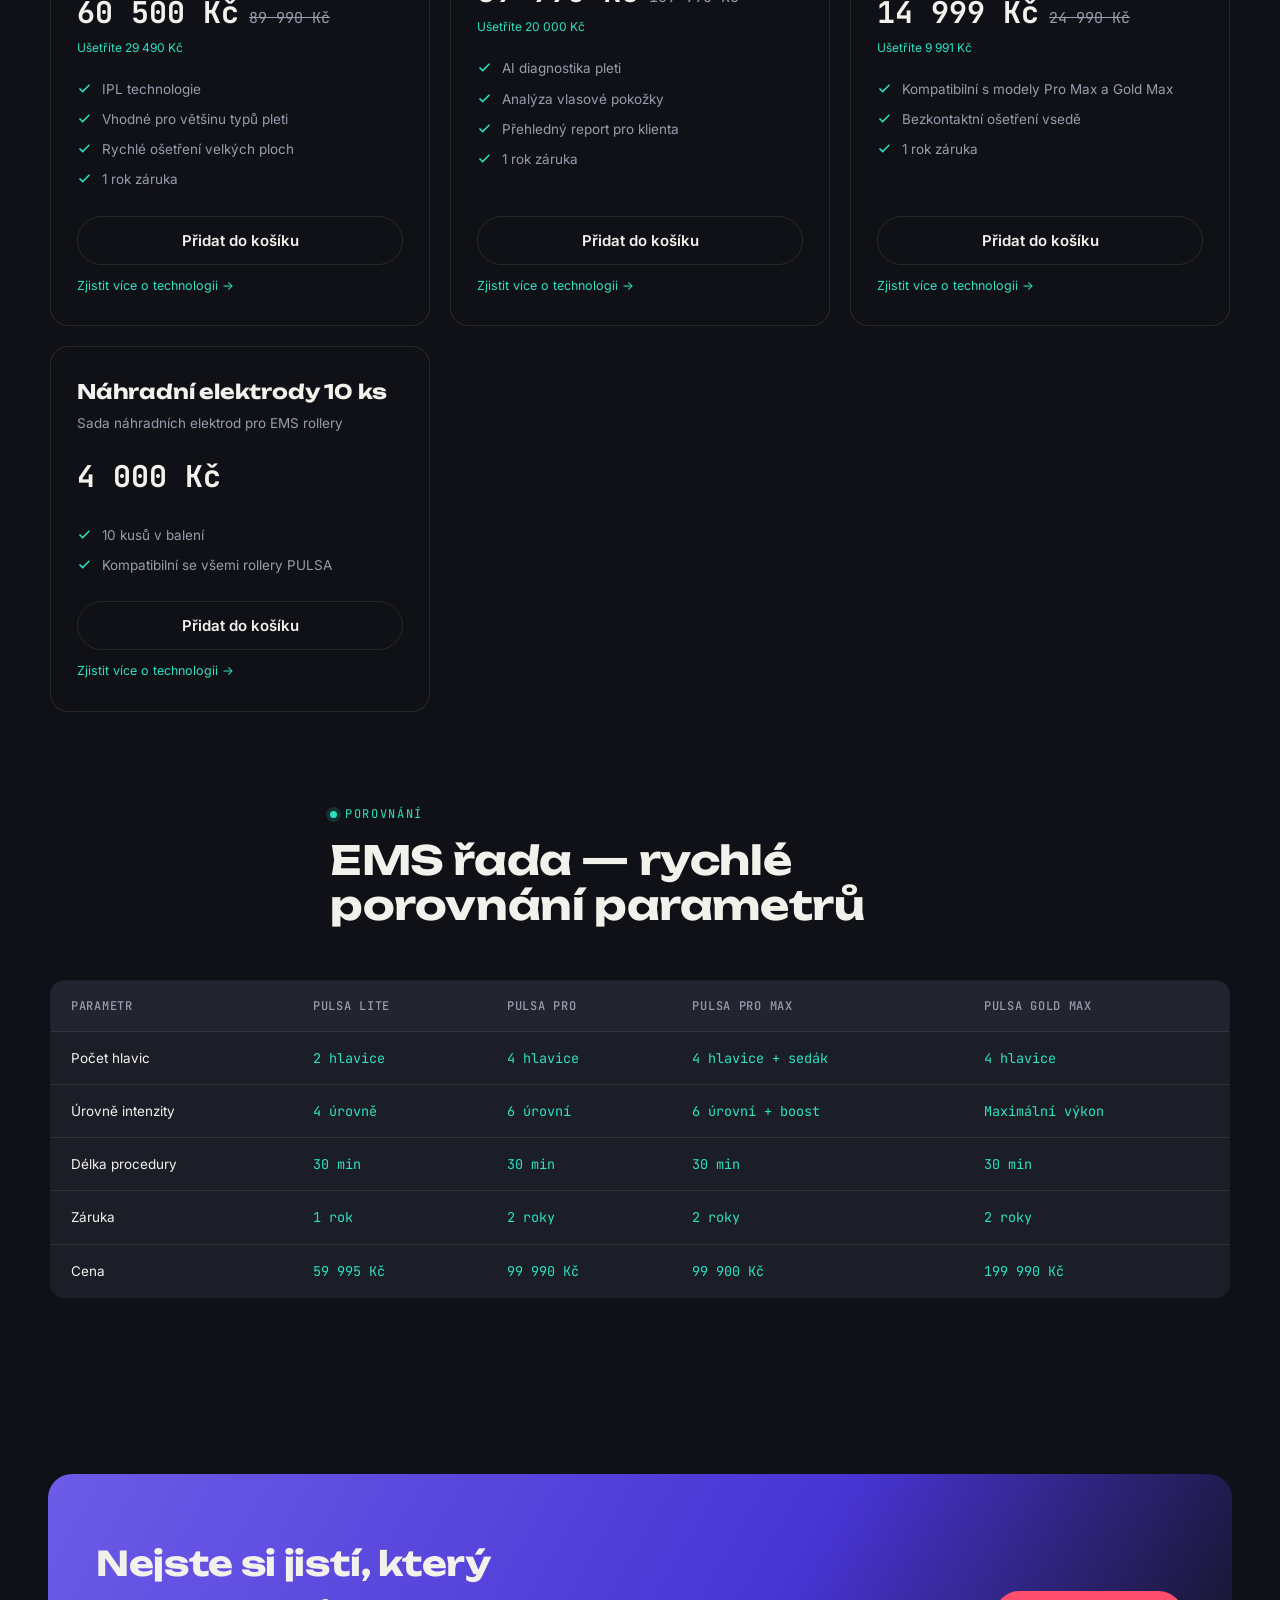
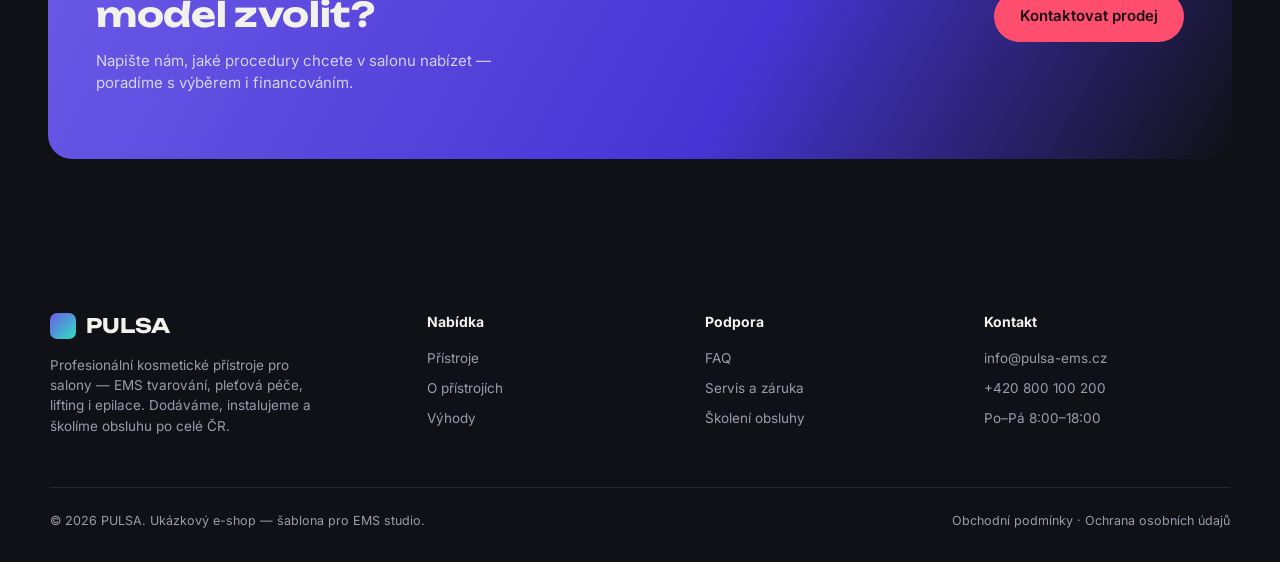
<file: pulsa-cf/produkty.html>
<!DOCTYPE html>
  <html lang="cs">
  <head>
  <meta charset="UTF-8">
  <meta name="viewport" content="width=device-width, initial-scale=1.0">
  <title>Přístroje — PULSA</title>
<link rel="preconnect" href="https://fonts.googleapis.com">
<link href="https://fonts.googleapis.com/css2?family=Unbounded:wght@400;600;700;900&family=Inter:wght@400;500;600;700&family=JetBrains+Mono:wght@400;500;700&display=swap" rel="stylesheet">
  <link rel="stylesheet" href="assets/styles.css">
  </head>
  <body>

  <header>
    <nav class="nav">
      <a href="index.html" class="logo"><span class="logo-mark"></span>PULSA</a>
      <div class="nav-links">
        <a href="index.html">Domů</a>
        <a href="produkty.html" class="active">Přístroje</a>
        <a href="o-pristrojich.html">O přístrojích</a>
        <a href="kontakt.html">Kontakt</a>
      </div>
      <div class="nav-right">
        <button class="cart-btn" id="cartToggle" aria-label="Otevřít košík">
          <svg width="19" height="19" viewBox="0 0 24 24" fill="none" stroke="currentColor" stroke-width="1.8"><circle cx="9" cy="21" r="1.5"/><circle cx="18" cy="21" r="1.5"/><path d="M2 3h2l2.4 12.4a2 2 0 0 0 2 1.6h7.7a2 2 0 0 0 2-1.6L21 7H6"/></svg>
          <span class="cart-count" id="cartCount">0</span>
        </button>
        <button class="nav-toggle" id="navToggle" aria-label="Menu">
          <svg width="18" height="18" viewBox="0 0 24 24" fill="none" stroke="currentColor" stroke-width="2"><path d="M3 6h18M3 12h18M3 18h18"/></svg>
        </button>
      </div>
    </nav>
    <div class="mobile-menu" id="mobileMenu">
      <a href="index.html">Domů</a>
      <a href="produkty.html" class="active">Přístroje</a>
      <a href="o-pristrojich.html">O přístrojích</a>
      <a href="kontakt.html">Kontakt</a>
    </div>
  </header>

  <section class="page-hero">
    <div class="page-hero-glow"></div>
    <div class="container" style="padding:0; position:relative;">
      <span class="breadcrumb"><a href="index.html">Domů</a> / Přístroje</span>
      <h1>Přístroje PULSA</h1>
    <p class="lead">Kompletní nabídka pro kosmetické provozy — tvarování postavy, obličejová anti-age péče, lifting, epilace i diagnostika pleti.</p>
    </div>
  </section>

  <section style="padding-top:56px;">
    <div class="container" style="padding:0;">
      <div class="filter-bar" id="filterBar">
        <button class="filter-chip active" data-filter="all">Všechny přístroje</button>
        <button class="filter-chip" data-filter="ems">EMS tvarování</button>
        <button class="filter-chip" data-filter="face">Pleť a obličej</button>
        <button class="filter-chip" data-filter="hifu">Lifting</button>
        <button class="filter-chip" data-filter="laser">Epilace</button>
        <button class="filter-chip" data-filter="ai">Diagnostika</button>
        <button class="filter-chip" data-filter="accessory">Příslušenství</button>
    </div>
    <div class="products-grid" id="productsGrid"></div>
    </div>
  </section>

  <section style="padding-top:0;">
    <div class="section-head container" style="padding:0;">
      <span class="eyebrow">Porovnání</span>
      <h2>EMS řada — rychlé porovnání parametrů</h2>
    </div>
    <div class="container spec-wrap" style="padding:0;">
      <table class="spec-table">
        <thead><tr id="compareHead"></tr></thead>
        <tbody id="compareBody"></tbody>
      </table>
    </div>
  </section>

  <section>
    <div class="cta-band">
      <div>
        <h2>Nejste si jistí, který model zvolit?</h2>
      <p>Napište nám, jaké procedury chcete v salonu nabízet — poradíme s výběrem i financováním.</p>
      </div>
      <a href="kontakt.html" class="btn btn-primary">Kontaktovat prodej</a>
    </div>
  </section>

  <footer>
    <div class="footer-grid">
      <div>
        <div class="logo" style="margin-bottom:14px;"><span class="logo-mark"></span>PULSA</div>
        <p style="font-size:13.5px; color:var(--text-muted); max-width:280px;">Profesionální kosmetické přístroje pro salony — EMS tvarování, pleťová péče, lifting i epilace. Dodáváme, instalujeme a školíme obsluhu po celé ČR.</p>
      </div>
      <div>
        <h4>Nabídka</h4>
        <ul><li><a href="produkty.html">Přístroje</a></li><li><a href="o-pristrojich.html">O přístrojích</a></li><li><a href="index.html#benefits">Výhody</a></li></ul>
      </div>
      <div>
        <h4>Podpora</h4>
        <ul><li><a href="o-pristrojich.html#faq">FAQ</a></li><li><a href="kontakt.html">Servis a záruka</a></li><li><a href="kontakt.html">Školení obsluhy</a></li></ul>
    </div>
    <div>
      <h4>Kontakt</h4>
      <ul><li>info@pulsa-ems.cz</li><li>+420 800 100 200</li><li>Po–Pá 8:00–18:00</li></ul>
      </div>
    </div>
    <div class="footer-bottom">
      <span>© 2026 PULSA. Ukázkový e-shop — šablona pro EMS studio.</span>
      <span>Obchodní podmínky · Ochrana osobních údajů</span>
  </div>
</footer>

  <div class="overlay" id="overlay"></div>
  <aside class="drawer" id="drawer" aria-label="Košík">
    <div class="drawer-head">
      <h3>Košík</h3>
      <button class="drawer-close" id="drawerClose" aria-label="Zavřít košík">✕</button>
    </div>
    <div class="drawer-body" id="drawerBody"></div>
    <div class="drawer-foot" id="drawerFoot" style="display:none;">
      <div class="subtotal-row"><span>Mezisoučet</span><span class="amt mono" id="subtotalAmt">0 Kč</span></div>
      <button class="btn btn-primary btn-block" id="checkoutBtn">Pokračovat k objednávce</button>
    <div class="note-banner">Demo košík ukládá data jen do paměti stránky — po obnovení nebo přechodu na jinou stránku se vynuluje.</div>
    </div>
  </aside>

  <div class="modal" id="checkoutModal">
    <div class="modal-backdrop" id="modalBackdrop"></div>
    <div class="modal-box" id="modalBox"></div>
  </div>

  <script src="assets/store.js"></script>
  <script>
    function renderProducts(filter){
    const grid = document.getElementById('productsGrid');
    const list = filter === 'all' ? PRODUCTS : PRODUCTS.filter(p => p.category === filter);
    grid.innerHTML = list.map(p => `
            <div class="plan ${p.featured ? 'featured' : ''}">
              ${p.featured ? '<span class="plan-badge">Nejoblíbenější</span>' : ''}
        <h3>${p.name}</h3>
              <div class="desc">${p.desc}</div>
              <div class="price-row">
                <span class="price mono">${fmtCZK(p.price)}</span>
                ${p.oldPrice ? `<span class="old-price mono">${fmtCZK(p.oldPrice)}</span>` : ''}
              </div>
              ${p.oldPrice ? `<div class="save">Ušetříte ${fmtCZK(p.oldPrice - p.price)}</div>` : '<div style="height:22px"></div>'}
        <ul>${p.features.map(f => `<li><svg width="15" height="15" viewBox="0 0 24 24" fill="none" stroke="currentColor" stroke-width="2.4"><path d="M4 12l5 5 11-11"/></svg>${f}</li>`).join('')}</ul>
              <button class="btn ${p.featured ? 'btn-primary' : 'btn-ghost'} btn-block" data-add="${p.id}">Přidat do košíku</button>
              <a href="o-pristrojich.html" class="plan-link">Zjistit více o technologii →</a>
            </div>
          `).join('');
      }
        renderProducts('all');

  document.getElementById('filterBar').addEventListener('click', (e) => {
        const chip = e.target.closest('.filter-chip');
        if(!chip) return;
    document.querySelectorAll('.filter-chip').forEach(c => c.classList.remove('active'));
    chip.classList.add('active');
    renderProducts(chip.dataset.filter);
});

  const emsLine = PRODUCTS.filter(p => p.category === 'ems');
  document.getElementById('compareHead').innerHTML =
        '<th>Parametr</th>' + emsLine.map(p => `<th>${p.name}</th>`).join('');
  document.getElementById('compareBody').innerHTML = `
        <tr><td>Počet hlavic</td>${emsLine.map(p => `<td class="val">${p.heads}</td>`).join('')}</tr>
    <tr><td>Úrovně intenzity</td>${emsLine.map(p => `<td class="val">${p.power}</td>`).join('')}</tr>
    <tr><td>Délka procedury</td>${emsLine.map(() => `<td class="val">30 min</td>`).join('')}</tr>
    <tr><td>Záruka</td>${emsLine.map(p => `<td class="val">${p.warranty}</td>`).join('')}</tr>
    <tr><td>Cena</td>${emsLine.map(p => `<td class="val">${fmtCZK(p.price)}</td>`).join('')}</tr>
  `;
</script>
</body>
</html>
</file>
<file: pulsa-cf/assets/styles.css>
:root{
  --bg:#101116;
  --surface:#1B1E27;
  --surface-2:#22252F;
  --line: rgba(243,241,236,0.10);
  --violet:#6C5CE7;
  --violet-soft: rgba(108,92,231,0.16);
  --cyan:#2DE1C2;
  --coral:#FF4D6D;
  --coral-soft: rgba(255,77,109,0.16);
  --text:#F3F1EC;
  --text-muted:#9A9CAE;
  --radius: 14px;
}
*{box-sizing:border-box; margin:0; padding:0;}
html{scroll-behavior:smooth;}
body{
  background:var(--bg);
  color:var(--text);
  font-family:'Inter', sans-serif;
  line-height:1.5;
  -webkit-font-smoothing:antialiased;
  overflow-x:hidden;
}
h1,h2,h3,.display{ font-family:'Unbounded', sans-serif; letter-spacing:-0.01em; }
.mono{ font-family:'JetBrains Mono', monospace; }
a{ color:inherit; text-decoration:none; }
img{max-width:100%; display:block;}
ul{list-style:none;}
button{ font-family:inherit; cursor:pointer; border:none; background:none; color:inherit; }
:focus-visible{ outline:2px solid var(--cyan); outline-offset:3px; }
.container{ max-width:1180px; margin:0 auto; padding:0 24px; }
.eyebrow{
  font-family:'JetBrains Mono', monospace;
  font-size:12px;
  letter-spacing:0.14em;
  text-transform:uppercase;
  color:var(--cyan);
  display:inline-flex;
  align-items:center;
  gap:8px;
}
.eyebrow::before{
  content:"";
  width:7px; height:7px; border-radius:50%;
  background:var(--cyan);
  box-shadow:0 0 0 4px rgba(45,225,194,0.15);
}
.btn{
  display:inline-flex; align-items:center; justify-content:center; gap:8px;
  padding:14px 26px;
  border-radius:100px;
  font-weight:600;
  font-size:15px;
  transition:transform .18s ease, box-shadow .18s ease, background .18s ease;
  white-space:nowrap;
}
.btn-primary{ background:var(--coral); color:#151016; }
.btn-primary:hover{ transform:translateY(-2px); box-shadow:0 10px 30px -8px rgba(255,77,109,0.55); }
.btn-ghost{ background:transparent; border:1px solid var(--line); color:var(--text); }
.btn-ghost:hover{ border-color:var(--cyan); color:var(--cyan); }
.btn-block{ width:100%; }
.btn[disabled]{ opacity:0.45; pointer-events:none; }

/* ===== HEADER / NAV ===== */
header{
  position:sticky; top:0; z-index:60;
  background:rgba(16,17,22,0.82);
  backdrop-filter: blur(14px);
  border-bottom:1px solid var(--line);
}
.nav{
  display:flex; align-items:center; justify-content:space-between;
  padding:18px 24px;
  max-width:1180px; margin:0 auto;
}
.logo{
  font-family:'Unbounded', sans-serif;
  font-weight:700;
  font-size:20px;
  display:flex; align-items:center; gap:10px;
}
.logo-mark{
  width:26px; height:26px;
  border-radius:7px;
  background:linear-gradient(135deg, var(--violet), var(--cyan));
  flex:none;
}
.nav-links{ display:flex; gap:32px; font-size:14px; font-weight:500; color:var(--text-muted); }
.nav-links a:hover{ color:var(--text); }
.nav-links a.active{ color:var(--cyan); }
.nav-right{ display:flex; align-items:center; gap:14px; }
.cart-btn{
  position:relative;
  width:44px; height:44px;
  border-radius:50%;
  border:1px solid var(--line);
  display:flex; align-items:center; justify-content:center;
}
.cart-btn:hover{ border-color:var(--cyan); }
.cart-count{
  position:absolute; top:-4px; right:-4px;
  background:var(--coral);
  color:#150F14;
  font-family:'JetBrains Mono', monospace;
  font-size:11px; font-weight:700;
  min-width:19px; height:19px; border-radius:50%;
  display:flex; align-items:center; justify-content:center;
  padding:0 3px;
}
.nav-toggle{ display:none; width:44px; height:44px; align-items:center; justify-content:center; border:1px solid var(--line); border-radius:50%; }
.mobile-menu{
  display:none;
  flex-direction:column;
  gap:2px;
  padding:8px 24px 18px;
  border-top:1px solid var(--line);
}
.mobile-menu.open{ display:flex; }
.mobile-menu a{ padding:12px 4px; font-size:15px; border-bottom:1px solid var(--line); color:var(--text-muted); }
.mobile-menu a.active{ color:var(--cyan); }

/* ===== PAGE HERO (sub-pages) ===== */
.page-hero{
  padding:64px 24px 48px;
  border-bottom:1px solid var(--line);
  position:relative;
  overflow:hidden;
}
.page-hero-glow{
  position:absolute; top:-160px; left:-120px;
  width:460px; height:460px;
  background:radial-gradient(circle, var(--violet-soft), transparent 70%);
  pointer-events:none;
}
.page-hero h1{ font-size:clamp(30px,4vw,46px); margin-top:14px; line-height:1.08; max-width:720px; }
.page-hero p.lead{ color:var(--text-muted); font-size:16px; max-width:560px; margin-top:16px; }
.breadcrumb{ font-size:13px; color:var(--text-muted); }
.breadcrumb a:hover{ color:var(--cyan); }

/* ===== HERO (home) ===== */
.hero{ position:relative; padding:96px 24px 80px; overflow:hidden; }
.hero-glow{
  position:absolute; top:-200px; right:-150px;
  width:600px; height:600px;
  background:radial-gradient(circle, var(--violet-soft), transparent 70%);
  filter:blur(10px);
  pointer-events:none;
}
.hero-inner{
  position:relative; max-width:1180px; margin:0 auto;
  display:grid; grid-template-columns: 1.05fr 0.95fr; gap:56px; align-items:center;
}
.hero h1{ font-size:clamp(38px, 5.2vw, 64px); line-height:1.04; font-weight:700; margin:20px 0 22px; }
.hero h1 em{
  font-style:normal;
  background:linear-gradient(100deg, var(--cyan), var(--violet));
  -webkit-background-clip:text; background-clip:text; color:transparent;
}
.hero p.lead{ font-size:17px; color:var(--text-muted); max-width:480px; margin-bottom:32px; }
.hero-ctas{ display:flex; gap:14px; flex-wrap:wrap; margin-bottom:36px; }
.hero-trust{ display:flex; gap:28px; flex-wrap:wrap; padding-top:24px; border-top:1px solid var(--line); }
.trust-item{ display:flex; flex-direction:column; gap:2px; }
.trust-item .num{ font-family:'JetBrains Mono', monospace; font-weight:700; font-size:20px; color:var(--cyan); }
.trust-item .lbl{ font-size:12.5px; color:var(--text-muted); }

.pulse-card{ background:var(--surface); border:1px solid var(--line); border-radius:22px; padding:28px 28px 22px; position:relative; }
.pulse-card-top{ display:flex; justify-content:space-between; align-items:flex-start; margin-bottom:6px; }
.pulse-card-top .label{ font-size:13px; color:var(--text-muted); }
.pulse-counter{ font-family:'JetBrains Mono', monospace; font-size:44px; font-weight:700; color:var(--text); letter-spacing:-0.02em; }
.pulse-counter span{ font-size:16px; color:var(--cyan); font-weight:500; margin-left:8px; }
canvas#waveform{ width:100%; height:150px; display:block; margin:14px 0 6px; }
.pulse-legend{ display:flex; justify-content:space-between; font-size:12px; color:var(--text-muted); font-family:'JetBrains Mono', monospace; }
.pulse-tags{ display:flex; gap:8px; margin-top:18px; flex-wrap:wrap; }
.pulse-tag{ font-size:12px; padding:6px 12px; border-radius:100px; background:var(--surface-2); color:var(--text-muted); border:1px solid var(--line); }

@media (prefers-reduced-motion: reduce){ html{ scroll-behavior:auto; } }

/* ===== SECTION SHARED ===== */
section{ padding:88px 24px; }
.section-head{ max-width:620px; margin-bottom:52px; }
.section-head h2{ font-size:clamp(28px,3.4vw,40px); margin-top:14px; line-height:1.12; }
.section-head p{ color:var(--text-muted); margin-top:14px; font-size:16px; }

/* ===== HOW IT WORKS / PHASES ===== */
.phases{ display:grid; grid-template-columns:repeat(3,1fr); gap:1px; background:var(--line); border:1px solid var(--line); border-radius:var(--radius); overflow:hidden; }
.phase{ background:var(--surface); padding:32px 26px; }
.phase .bar{ height:6px; border-radius:4px; background:var(--surface-2); overflow:hidden; margin-bottom:18px; }
.phase .bar i{ display:block; height:100%; background:linear-gradient(90deg, var(--cyan), var(--violet)); }
.phase h3{ font-size:18px; margin-bottom:8px; }
.phase p{ font-size:14.5px; color:var(--text-muted); }
.phase .freq{ font-family:'JetBrains Mono', monospace; font-size:12px; color:var(--cyan); margin-bottom:10px; display:block; }

/* ===== BENEFITS ===== */
.benefits-grid{ display:grid; grid-template-columns:repeat(4,1fr); gap:18px; }
.benefit{ background:var(--surface); border:1px solid var(--line); border-radius:var(--radius); padding:26px 22px; transition:border-color .2s ease, transform .2s ease; }
.benefit:hover{ border-color:var(--violet); transform:translateY(-3px); }
.benefit .icon{ width:38px; height:38px; border-radius:10px; background:var(--violet-soft); color:var(--cyan); display:flex; align-items:center; justify-content:center; margin-bottom:16px; }
.benefit h3{ font-family:'Inter'; font-weight:600; font-size:15.5px; margin-bottom:8px; }
.benefit p{ font-size:13.5px; color:var(--text-muted); }

/* ===== PRODUCTS ===== */
.products{ background:var(--surface); border-top:1px solid var(--line); border-bottom:1px solid var(--line); }
.products-grid{ display:grid; grid-template-columns:repeat(3,1fr); gap:20px; }
.plan{ background:var(--bg); border:1px solid var(--line); border-radius:18px; padding:30px 26px; display:flex; flex-direction:column; position:relative; }
.plan.featured{ border-color:var(--violet); box-shadow:0 0 0 1px var(--violet), 0 20px 50px -20px rgba(108,92,231,0.5); }
.plan-badge{ position:absolute; top:-13px; left:26px; background:var(--violet); color:#fff; font-size:11.5px; font-weight:600; padding:5px 12px; border-radius:100px; }
.plan h3{ font-size:20px; margin-bottom:6px; }
.plan .desc{ font-size:13.5px; color:var(--text-muted); margin-bottom:20px; }
.plan .price-row{ display:flex; align-items:baseline; gap:10px; margin-bottom:4px; }
.plan .price{ font-family:'JetBrains Mono', monospace; font-size:30px; font-weight:700; }
.plan .old-price{ font-family:'JetBrains Mono', monospace; font-size:15px; color:var(--text-muted); text-decoration:line-through; }
.plan .save{ font-size:12px; color:var(--cyan); margin-bottom:22px; }
.plan ul{ display:flex; flex-direction:column; gap:10px; margin-bottom:26px; flex:1; }
.plan li{ font-size:13.5px; color:var(--text-muted); display:flex; gap:10px; align-items:flex-start; }
.plan li svg{ flex:none; margin-top:2px; color:var(--cyan); }
.plan-meta{ display:flex; gap:14px; margin-top:16px; padding-top:16px; border-top:1px solid var(--line); }
.plan-meta div{ font-size:11.5px; color:var(--text-muted); }
.plan-meta .v{ font-family:'JetBrains Mono', monospace; font-size:13px; color:var(--text); display:block; }
.plan-link{ font-size:12.5px; color:var(--cyan); margin-top:12px; display:inline-block; }

/* filters (products page) */
.filter-bar{ display:flex; gap:10px; flex-wrap:wrap; margin-bottom:36px; }
.filter-chip{ padding:9px 16px; border-radius:100px; border:1px solid var(--line); font-size:13px; color:var(--text-muted); background:var(--bg); }
.filter-chip.active{ border-color:var(--cyan); color:var(--cyan); background:var(--violet-soft); }

/* ===== SPEC TABLE (device info page) ===== */
.spec-table{ width:100%; border-collapse:collapse; background:var(--surface); border:1px solid var(--line); border-radius:var(--radius); overflow:hidden; }
.spec-table th, .spec-table td{ text-align:left; padding:16px 20px; font-size:13.5px; border-bottom:1px solid var(--line); }
.spec-table th{ color:var(--text-muted); font-weight:500; background:var(--surface-2); font-family:'JetBrains Mono', monospace; font-size:12px; text-transform:uppercase; letter-spacing:0.06em; }
.spec-table td.val{ font-family:'JetBrains Mono', monospace; color:var(--cyan); }
.spec-table tr:last-child td{ border-bottom:none; }
.spec-wrap{ overflow-x:auto; }

.diagram{ background:var(--surface); border:1px solid var(--line); border-radius:var(--radius); padding:30px; display:grid; grid-template-columns:repeat(4,1fr); gap:20px; }
.diagram-item{ text-align:center; }
.diagram-icon{ width:52px; height:52px; border-radius:50%; background:var(--violet-soft); color:var(--cyan); display:flex; align-items:center; justify-content:center; margin:0 auto 12px; }
.diagram-item h4{ font-size:13.5px; margin-bottom:6px; }
.diagram-item p{ font-size:12px; color:var(--text-muted); }

.contra-list{ display:grid; grid-template-columns:repeat(2,1fr); gap:12px; }
.contra-item{ display:flex; gap:10px; align-items:flex-start; background:var(--surface); border:1px solid var(--line); border-radius:10px; padding:14px 16px; font-size:13.5px; color:var(--text-muted); }
.contra-item svg{ flex:none; color:var(--coral); margin-top:2px; }

/* ===== TESTIMONIALS ===== */
.testi-grid{ display:grid; grid-template-columns:repeat(3,1fr); gap:20px; }
.testi{ background:var(--surface); border:1px solid var(--line); border-radius:var(--radius); padding:26px 24px; }
.testi .stars{ color:var(--cyan); font-size:14px; margin-bottom:14px; letter-spacing:2px; }
.testi p{ font-size:14.5px; color:var(--text); margin-bottom:18px; }
.testi .who{ display:flex; align-items:center; gap:10px; }
.avatar{ width:34px; height:34px; border-radius:50%; background:linear-gradient(135deg, var(--violet), var(--cyan)); flex:none; }
.who-name{ font-size:13.5px; font-weight:600; }
.who-loc{ font-size:12px; color:var(--text-muted); }

/* ===== FAQ ===== */
.faq-list{ max-width:780px; }
.faq-item{ border-bottom:1px solid var(--line); }
.faq-q{ width:100%; display:flex; justify-content:space-between; align-items:center; padding:22px 4px; text-align:left; font-family:'Inter'; font-weight:600; font-size:15.5px; }
.faq-q .plus{ font-family:'JetBrains Mono', monospace; color:var(--cyan); font-size:20px; transition:transform .2s ease; flex:none; margin-left:16px; }
.faq-item.open .plus{ transform:rotate(45deg); }
.faq-a{ max-height:0; overflow:hidden; transition:max-height .3s ease; }
.faq-a p{ padding:0 4px 22px; color:var(--text-muted); font-size:14.5px; max-width:640px; }

/* ===== CONTACT PAGE ===== */
.contact-grid{ display:grid; grid-template-columns:0.9fr 1.1fr; gap:48px; align-items:flex-start; }
.contact-card{ background:var(--surface); border:1px solid var(--line); border-radius:var(--radius); padding:28px; margin-bottom:16px; }
.contact-card h3{ font-size:15px; margin-bottom:14px; }
.contact-row{ display:flex; gap:14px; align-items:flex-start; padding:12px 0; border-bottom:1px solid var(--line); }
.contact-row:last-child{ border-bottom:none; }
.contact-row .ic{ width:34px; height:34px; border-radius:9px; background:var(--violet-soft); color:var(--cyan); display:flex; align-items:center; justify-content:center; flex:none; }
.contact-row .t{ font-size:13.5px; color:var(--text-muted); }
.contact-row .v{ font-size:14.5px; font-weight:500; margin-top:2px; }
.map-placeholder{
  height:220px; border-radius:var(--radius); border:1px solid var(--line);
  background:
    linear-gradient(var(--surface-2) 1px, transparent 1px) 0 0/26px 26px,
    linear-gradient(90deg, var(--surface-2) 1px, transparent 1px) 0 0/26px 26px,
    var(--surface);
  display:flex; align-items:center; justify-content:center; color:var(--text-muted); font-size:13px; gap:8px;
}
.map-placeholder svg{ color:var(--coral); }

.form-card{ background:var(--surface); border:1px solid var(--line); border-radius:18px; padding:36px; }
.field{ margin-bottom:18px; }
.field label{ display:block; font-size:12.5px; color:var(--text-muted); margin-bottom:7px; }
.field input, .field textarea, .field select{
  width:100%; padding:13px 15px; background:var(--surface-2); border:1px solid var(--line);
  border-radius:10px; color:var(--text); font-size:14px; font-family:'Inter'; resize:vertical;
}
.field input:focus, .field textarea:focus, .field select:focus{ border-color:var(--cyan); outline:none; }
.field-row{ display:flex; gap:14px; }
.field-row .field{ flex:1; }
.form-success{ display:none; text-align:center; padding:20px 0; }
.form-success.active{ display:block; }
.form-success .check{ width:56px; height:56px; border-radius:50%; background:var(--violet-soft); color:var(--cyan); display:flex; align-items:center; justify-content:center; margin:0 auto 18px; }

/* ===== FOOTER CTA ===== */
.cta-band{
  background:linear-gradient(120deg, var(--violet), #4834D4 60%, var(--bg));
  border-radius:24px; margin:0 24px; padding:64px 48px;
  display:flex; align-items:center; justify-content:space-between; gap:32px; flex-wrap:wrap;
}
.cta-band h2{ font-size:clamp(24px,3vw,34px); max-width:460px; }
.cta-band p{ color:rgba(255,255,255,0.75); margin-top:10px; max-width:420px; font-size:15px;}

footer{ padding:64px 24px 32px; }
.footer-grid{ display:grid; grid-template-columns:1.4fr 1fr 1fr 1fr; gap:32px; margin-bottom:48px; max-width:1180px; margin-left:auto; margin-right:auto; }
.footer-grid h4{ font-size:14px; margin-bottom:16px; }
.footer-grid li{ font-size:13.5px; color:var(--text-muted); margin-bottom:10px; }
.footer-grid li a:hover{ color:var(--text); }
.footer-bottom{ display:flex; justify-content:space-between; align-items:center; padding-top:24px; border-top:1px solid var(--line); font-size:12.5px; color:var(--text-muted); flex-wrap:wrap; gap:12px; max-width:1180px; margin:0 auto; }

/* ===== CART DRAWER ===== */
.overlay{ position:fixed; inset:0; background:rgba(8,8,10,0.6); opacity:0; pointer-events:none; transition:opacity .25s ease; z-index:80; }
.overlay.active{ opacity:1; pointer-events:auto; }
.drawer{
  position:fixed; top:0; right:0; height:100%; width:420px; max-width:92vw;
  background:var(--surface); border-left:1px solid var(--line); z-index:90;
  transform:translateX(100%); transition:transform .3s cubic-bezier(.4,0,.2,1);
  display:flex; flex-direction:column;
}
.drawer.active{ transform:translateX(0); }
.drawer-head{ display:flex; justify-content:space-between; align-items:center; padding:22px 22px; border-bottom:1px solid var(--line); }
.drawer-head h3{ font-size:17px; }
.drawer-close{ width:36px; height:36px; border-radius:50%; border:1px solid var(--line); display:flex; align-items:center; justify-content:center; }
.drawer-body{ flex:1; overflow-y:auto; padding:18px 22px; }
.drawer-empty{ text-align:center; padding:60px 20px; color:var(--text-muted); font-size:14px; }
.cart-item{ display:flex; gap:14px; padding:16px 0; border-bottom:1px solid var(--line); }
.cart-item-thumb{ width:56px; height:56px; border-radius:10px; background:var(--surface-2); flex:none; display:flex; align-items:center; justify-content:center; color:var(--cyan); }
.cart-item-info{ flex:1; min-width:0; }
.cart-item-info .name{ font-size:14px; font-weight:600; margin-bottom:4px; }
.cart-item-info .price{ font-family:'JetBrains Mono', monospace; font-size:13px; color:var(--text-muted); }
.qty-row{ display:flex; align-items:center; gap:10px; margin-top:10px; }
.qty-btn{ width:26px; height:26px; border-radius:7px; background:var(--surface-2); border:1px solid var(--line); display:flex; align-items:center; justify-content:center; font-size:14px; }
.qty-val{ font-family:'JetBrains Mono', monospace; font-size:13px; min-width:16px; text-align:center; }
.remove-btn{ font-size:12px; color:var(--coral); margin-top:8px; }
.drawer-foot{ padding:20px 22px 26px; border-top:1px solid var(--line); }
.subtotal-row{ display:flex; justify-content:space-between; margin-bottom:16px; font-size:15px; }
.subtotal-row .amt{ font-family:'JetBrains Mono', monospace; font-weight:700; }

/* ===== MODAL (checkout) ===== */
.modal{ position:fixed; inset:0; z-index:100; display:flex; align-items:center; justify-content:center; padding:24px; opacity:0; pointer-events:none; transition:opacity .25s ease; }
.modal.active{ opacity:1; pointer-events:auto; }
.modal-backdrop{ position:absolute; inset:0; background:rgba(8,8,10,0.72); }
.modal-box{ position:relative; background:var(--surface); border:1px solid var(--line); border-radius:20px; width:460px; max-width:100%; max-height:86vh; overflow-y:auto; padding:30px 28px; }
.modal-box h3{ font-size:20px; margin-bottom:6px; }
.modal-box .sub{ font-size:13.5px; color:var(--text-muted); margin-bottom:24px; }
.modal-summary{ background:var(--surface-2); border-radius:12px; padding:16px; margin-bottom:20px; font-size:13.5px; }
.modal-summary .row{ display:flex; justify-content:space-between; padding:4px 0; color:var(--text-muted); }
.modal-summary .row.total{ color:var(--text); font-weight:700; border-top:1px solid var(--line); margin-top:8px; padding-top:10px; font-family:'JetBrains Mono', monospace; }
.modal-close{ position:absolute; top:20px; right:20px; width:32px; height:32px; border-radius:50%; border:1px solid var(--line); display:flex; align-items:center; justify-content:center; }
.success-box{ text-align:center; padding:20px 0 6px; }
.success-box .check{ width:56px; height:56px; border-radius:50%; background:var(--violet-soft); color:var(--cyan); display:flex; align-items:center; justify-content:center; margin:0 auto 18px; }
.success-box h3{ margin-bottom:8px; }
.success-box p{ font-size:14px; color:var(--text-muted); margin-bottom:24px; }
.note-banner{ font-size:12px; color:var(--text-muted); background:var(--surface-2); border:1px dashed var(--line); border-radius:10px; padding:10px 12px; margin-top:16px; }

/* ===== RESPONSIVE ===== */
@media (max-width: 980px){
  .hero-inner{ grid-template-columns:1fr; }
  .phases{ grid-template-columns:1fr; }
  .benefits-grid{ grid-template-columns:repeat(2,1fr); }
  .products-grid{ grid-template-columns:1fr; max-width:420px; margin:0 auto; }
  .testi-grid{ grid-template-columns:1fr; }
  .footer-grid{ grid-template-columns:1fr 1fr; }
  .cta-band{ flex-direction:column; align-items:flex-start; }
  .contact-grid{ grid-template-columns:1fr; }
  .diagram{ grid-template-columns:repeat(2,1fr); }
  .contra-list{ grid-template-columns:1fr; }
}
@media (max-width: 760px){
  .nav-links{ display:none; }
  .nav-toggle{ display:flex; }
  .field-row{ flex-direction:column; gap:0; }
  .form-card{ padding:24px; }
}
</file>
